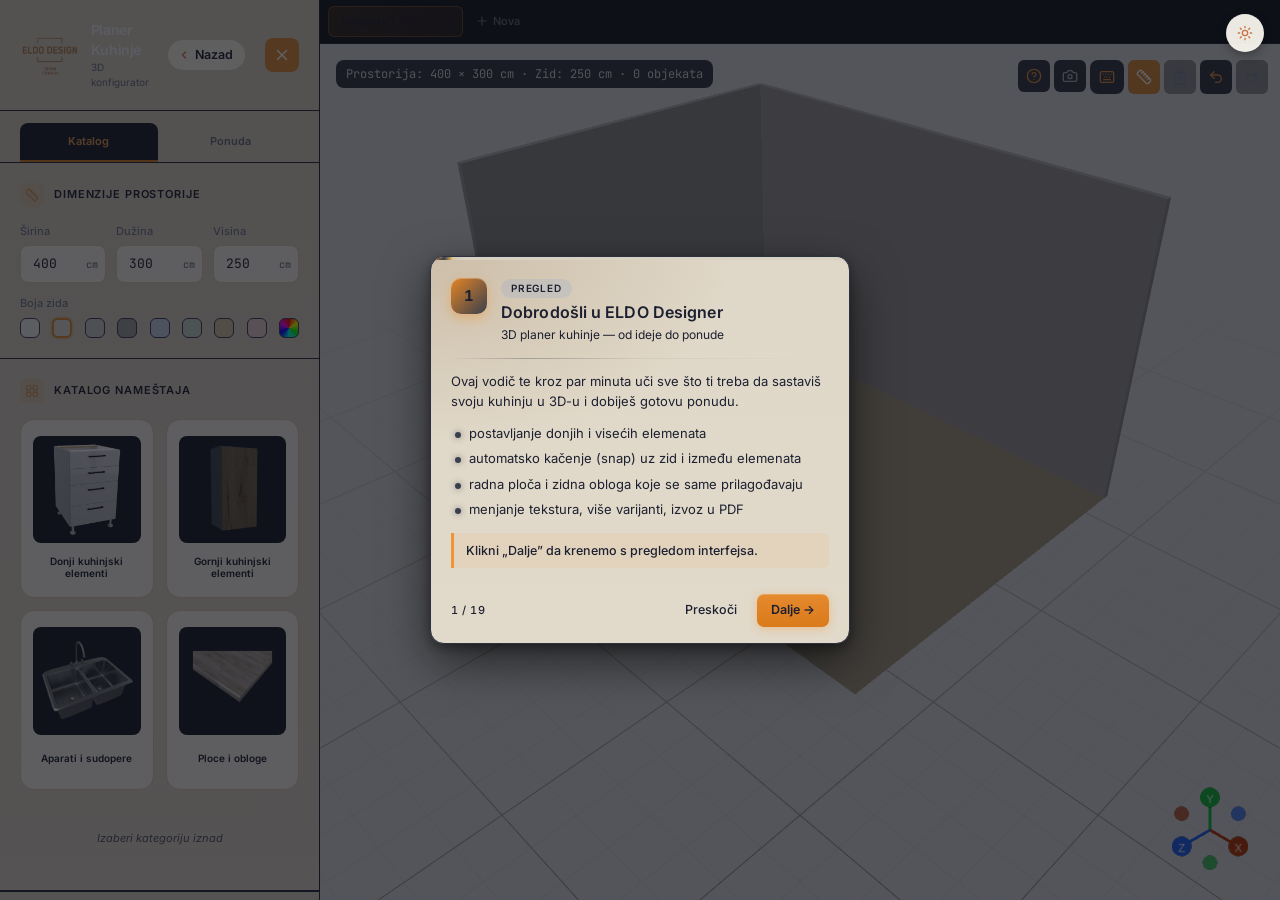
<file: planer/index.html>
<!doctype html>
<html lang="en">
  <head>
    <meta charset="UTF-8" />
    <meta name="viewport" content="width=device-width, initial-scale=1.0" />
    <base href="./" />
    <script>
      if ('scrollRestoration' in history) history.scrollRestoration = 'manual';
    </script>
    <title>ELDO DESIGN - Planer Kuhinje</title>
    <meta name="description" content="Eldo Design - Custom Furniture Kitchen Designer" />
    <meta name="author" content="Eldo Design" />
    <link rel="icon" type="image/svg+xml" href="./favicon.svg" />

    <meta property="og:title" content="Eldo Design" />
    <meta property="og:description" content="Eldo Design - Custom Furniture Kitchen Designer" />
    <meta property="og:type" content="website" />
    <script type="module" crossorigin src="./assets/index-C7VtRLv2.js"></script>
    <link rel="modulepreload" crossorigin href="./assets/three-BpzgZI84.js">
    <link rel="modulepreload" crossorigin href="./assets/react-three-CRh3OS0v.js">
    <link rel="stylesheet" crossorigin href="./assets/index-t-7zBtKl.css">
    <link rel="stylesheet" href="./eldo-polish.css?v=5">
    <script src="./theme.js?v=5"></script>
    <script src="./eldo-inject.js?v=5" defer></script>
  </head>

  <body>
    <div id="root"></div>
  </body>
</html>
</file>
<file: planer/assets/index-t-7zBtKl.css>
@import"https://fonts.googleapis.com/css2?family=Inter:wght@300;400;500;600;700&family=JetBrains+Mono:wght@400;500&display=swap";@keyframes eldo-tour-pulse{0%,to{box-shadow:0 0 0 2px #fa9938,0 0 0 6px #fa993873,0 0 24px 8px #fa993859}50%{box-shadow:0 0 0 2px #fba651,0 0 0 12px #fa99382e,0 0 36px 14px #fa99388c}}@keyframes eldo-tour-fade-in{0%{opacity:0;transform:translateY(8px) scale(.98)}to{opacity:1;transform:translateY(0) scale(1)}}@keyframes eldo-tour-cursor-pulse{0%{transform:scale(1);opacity:.85}50%{transform:scale(1.6);opacity:.25}to{transform:scale(2.2);opacity:0}}@keyframes eldo-tour-cursor-bob{0%,to{transform:translate(0)}50%{transform:translateY(-6px)}}@keyframes eldo-tour-badge-glow{0%,to{box-shadow:0 0 #fa99388c}50%{box-shadow:0 0 0 6px #fa993800}}.eldo-tour-overlay{position:fixed;inset:0;z-index:9000;pointer-events:none}.eldo-tour-overlay-bg{position:absolute;inset:0;pointer-events:none;transition:opacity .24s ease}.eldo-tour-highlight{position:fixed;z-index:9001;border-radius:10px;pointer-events:none;animation:eldo-tour-pulse 1.6s ease-in-out infinite;transition:top .28s cubic-bezier(.22,1,.36,1),left .28s cubic-bezier(.22,1,.36,1),width .28s cubic-bezier(.22,1,.36,1),height .28s cubic-bezier(.22,1,.36,1)}.eldo-tour-tooltip{position:fixed;z-index:9002;width:420px;max-width:calc(100vw - 32px);background:radial-gradient(120% 80% at 0% 0%,#7a4d1f2e,#13162000 60%),linear-gradient(180deg,#151923,#11141d);color:#e8eaee;border:1px solid hsl(225,20%,22%);border-radius:14px;padding:0;overflow:hidden;box-shadow:0 18px 48px #0000008c,0 4px 12px #00000059,inset 0 1px #fbb36a0f,0 0 0 1px #fa993814;animation:eldo-tour-fade-in .28s cubic-bezier(.22,1,.36,1) both;transition:top .28s cubic-bezier(.22,1,.36,1),left .28s cubic-bezier(.22,1,.36,1);font-family:inherit}.eldo-tour-progressbar{height:3px;background:#212531;position:relative;overflow:hidden}.eldo-tour-progressbar-fill{position:absolute;inset:0 auto 0 0;background:linear-gradient(90deg,#dc7a18,#fba651 60%,#fbcb6a);box-shadow:0 0 12px #fa99388c;transition:width .36s cubic-bezier(.22,1,.36,1)}.eldo-tour-tooltip-inner{padding:18px 20px 16px}.eldo-tour-tooltip-header{display:flex;align-items:flex-start;gap:14px}.eldo-tour-step-badge{flex:0 0 auto;display:inline-flex;align-items:center;justify-content:center;width:36px;height:36px;border-radius:10px;background:linear-gradient(135deg,#e48525,#f5933d);color:#fff;font-weight:700;font-size:15px;font-variant-numeric:tabular-nums;letter-spacing:.5px;box-shadow:inset 0 1px #ffffff40,0 4px 12px #f9800659;animation:eldo-tour-badge-glow 2.4s ease-in-out infinite}.eldo-tour-header-text{flex:1 1 auto;min-width:0;display:flex;flex-direction:column;gap:4px;padding-top:1px}.eldo-tour-category{display:inline-flex;align-items:center;align-self:flex-start;padding:2px 10px;border-radius:999px;font-size:10px;font-weight:600;letter-spacing:.8px;text-transform:uppercase;border:1px solid transparent}.eldo-tour-category-overview{background:#5281e01f;color:#93b0ec;border-color:#5281e04d}.eldo-tour-category-tutorial{background:#e88c3024;color:#f4b371;border-color:#e88c3052}.eldo-tour-tooltip-title{font-size:16px;font-weight:600;color:#f3f4f6;margin:0;letter-spacing:.1px;line-height:1.3}.eldo-tour-tooltip-subtitle{font-size:12px;color:#8a94a8;margin:0;line-height:1.4;font-weight:400}.eldo-tour-tooltip-divider{height:1px;margin:14px 0 12px;background:linear-gradient(90deg,#fa993800,#fa993859 20%,#3d455c80 50%,#3d455c00)}.eldo-tour-tooltip-body{font-size:13px;line-height:1.55;color:#d0d4dc;margin:0 0 14px}.eldo-tour-tooltip-body p{margin:0 0 10px}.eldo-tour-tooltip-body p:last-child{margin-bottom:0}.eldo-tour-tooltip-body strong{color:#f3f4f6;font-weight:600}.eldo-tour-lead{margin:0 0 10px;color:#d6dae1}.eldo-tour-cta{margin:10px 0 0!important;padding:8px 12px;background:#e88c3014;border-left:3px solid hsl(30,85%,58%);border-radius:0 6px 6px 0;color:#f7c797;font-size:12.5px;font-weight:500}.eldo-tour-list{margin:8px 0 0;padding:0;list-style:none}.eldo-tour-list li{position:relative;padding:3px 0 3px 18px;line-height:1.5}.eldo-tour-list li:before{content:"";position:absolute;left:4px;top:11px;width:6px;height:6px;border-radius:50%;background:#f09942;box-shadow:0 0 6px #f0994299}.eldo-tour-tooltip-body ul:not(.eldo-tour-list){margin:8px 0 0;padding-left:18px;line-height:1.6}.eldo-tour-inline-accent{color:#7ea5f1;font-weight:600}.eldo-tour-inline-amber{color:#f5bb47;font-weight:600}.eldo-tour-callout{margin:12px 0 0;padding:10px 12px;border-radius:8px;display:grid;grid-template-columns:auto 1fr;gap:6px 10px;font-size:12.5px;line-height:1.5;border:1px solid}.eldo-tour-callout-label{display:inline-flex;align-items:center;font-size:10px;font-weight:700;letter-spacing:.6px;text-transform:uppercase;padding:1px 8px;border-radius:999px;white-space:nowrap}.eldo-tour-callout-body{color:#d0d4dc;align-self:center}.eldo-tour-callout-tip{background:#3399cc12;border-color:#3399cc47}.eldo-tour-callout-tip .eldo-tour-callout-label{background:#3399cc2e;color:#93ceec}.eldo-tour-callout-warn{background:#f4af2514;border-color:#f4af2552}.eldo-tour-callout-warn .eldo-tour-callout-label{background:#f4af2533;color:#f9cd76}.eldo-tour-callout-pro{background:#ad5cd614;border-color:#ad5cd64d}.eldo-tour-callout-pro .eldo-tour-callout-label{background:#ad5cd633;color:#d8a8f0}.eldo-tour-tooltip-body kbd{display:inline-flex;align-items:center;justify-content:center;min-width:1.6em;padding:0 7px;height:21px;border-radius:5px;background:linear-gradient(180deg,#2c3244,#202432);border:1px solid hsl(225,20%,28%);border-bottom-width:2px;color:#f3ad68;font-family:ui-monospace,JetBrains Mono,monospace;font-size:11px;font-weight:600;margin:0 2px;box-shadow:inset 0 1px #ffffff0f,0 1px #0006}.eldo-tour-tooltip-footer{display:flex;align-items:center;justify-content:space-between;gap:10px;margin-top:4px;padding-top:12px;border-top:1px solid hsla(225,20%,22%,.7)}.eldo-tour-progress{font-size:11px;color:#7b879d;font-variant-numeric:tabular-nums;letter-spacing:.5px;font-weight:500}.eldo-tour-actions{display:flex;gap:6px}.eldo-tour-btn{font:inherit;font-size:12.5px;font-weight:500;padding:7px 14px;border-radius:7px;border:1px solid transparent;cursor:pointer;transition:background .14s ease,color .14s ease,border-color .14s ease,transform .1s ease,box-shadow .14s ease}.eldo-tour-btn:active{transform:translateY(1px)}.eldo-tour-btn-ghost{background:transparent;color:#848fa4}.eldo-tour-btn-ghost:hover{color:#dcdfe5;background:#292e3d80}.eldo-tour-btn-secondary{background:#212531;color:#d3d7de;border-color:#313749}.eldo-tour-btn-secondary:hover{background:#292e3d;border-color:#3d455c}.eldo-tour-btn-primary{background:linear-gradient(180deg,#e58a2e,#da7a1b);color:#fff;font-weight:600;box-shadow:inset 0 1px #fff3,0 2px 8px #f980064d}.eldo-tour-btn-primary:hover{background:linear-gradient(180deg,#ef9439,#ed851d);box-shadow:inset 0 1px #ffffff40,0 4px 14px #f9800673}@keyframes eldo-tour-snap-burst{0%{opacity:.95;transform:scale(.85);box-shadow:0 0 #26d962d9,0 0 #3cdd7166}60%{opacity:.7;transform:scale(1.05);box-shadow:0 0 0 14px #26d96240,0 0 0 32px #3cdd7100}to{opacity:0;transform:scale(1.18);box-shadow:0 0 0 48px #26d96200,0 0 0 64px #3cdd7100}}.eldo-tour-snap-burst{position:fixed;z-index:9001;border-radius:14px;border:2px solid hsl(140,70%,55%);pointer-events:none;animation:eldo-tour-snap-burst .9s cubic-bezier(.22,1,.36,1) forwards}@keyframes eldo-tour-success-pop{0%{opacity:0;transform:translate(-50%,-50%) scale(.6)}35%{opacity:1;transform:translate(-50%,-50%) scale(1.12)}60%{transform:translate(-50%,-50%) scale(1)}to{opacity:1;transform:translate(-50%,-50%) scale(1)}}.eldo-tour-success{position:fixed;top:50%;left:50%;z-index:9003;display:flex;align-items:center;gap:10px;padding:14px 22px 14px 18px;background:#131620;border:1px solid hsl(140,50%,40%);border-radius:999px;color:#99e6b3;font-size:14px;font-weight:500;pointer-events:none;box-shadow:0 10px 30px #0006,0 0 0 8px #2eb85c2e,0 0 24px 4px #2eb85c59;animation:eldo-tour-success-pop .38s cubic-bezier(.34,1.56,.64,1) both}.eldo-tour-success-check{display:inline-flex;align-items:center;justify-content:center;width:22px;height:22px;border-radius:50%;background:#2eb85c;color:#fff;font-weight:700;font-size:14px;line-height:1}.eldo-tour-cursor{position:fixed;z-index:9001;width:22px;height:22px;pointer-events:none;animation:eldo-tour-cursor-bob 1.8s ease-in-out infinite;filter:drop-shadow(0 2px 4px hsla(0,0%,0%,.45))}.eldo-tour-cursor:before{content:"";position:absolute;inset:0;border-radius:50%;background:#fa99388c;animation:eldo-tour-cursor-pulse 1.4s ease-out infinite}@keyframes eldo-tour-finale-fade-in{0%{opacity:0}to{opacity:1}}@keyframes eldo-tour-confetti-fall{0%{opacity:0;transform:translate3d(0,-20vh,0) rotate(0)}10%{opacity:1}90%{opacity:1}to{opacity:0;transform:translate3d(var(--drift),110vh,0) rotate(var(--rotate))}}@keyframes eldo-tour-finale-card-pop{0%{opacity:0;transform:translate(-50%,-50%) scale(.55) rotate(-3deg)}55%{opacity:1;transform:translate(-50%,-50%) scale(1.06) rotate(1deg)}75%{transform:translate(-50%,-50%) scale(.98) rotate(-.5deg)}to{opacity:1;transform:translate(-50%,-50%) scale(1) rotate(0)}}@keyframes eldo-tour-finale-check-circle{0%{stroke-dashoffset:160;opacity:0}35%{opacity:1}to{stroke-dashoffset:0;opacity:1}}@keyframes eldo-tour-finale-check-path{0%{stroke-dashoffset:48}to{stroke-dashoffset:0}}@keyframes eldo-tour-finale-checkmark-spring{0%{transform:scale(0);opacity:0}40%{opacity:1}60%{transform:scale(1.15)}to{transform:scale(1);opacity:1}}.eldo-tour-finale{position:fixed;inset:0;z-index:10000;pointer-events:auto;cursor:pointer;animation:eldo-tour-finale-fade-in .28s ease both;overflow:hidden}.eldo-tour-finale-backdrop{position:absolute;inset:0;background:radial-gradient(circle at 50% 35%,#664019a6,#0b0d14d9 70%);backdrop-filter:blur(8px);-webkit-backdrop-filter:blur(8px)}.eldo-tour-finale-confetti{position:absolute;inset:0;pointer-events:none;overflow:hidden}.eldo-tour-confetti-piece{position:absolute;top:0;--drift: 0px;--rotate: 360deg;animation:eldo-tour-confetti-fall linear forwards;will-change:transform,opacity}.eldo-tour-confetti-rect{border-radius:1px}.eldo-tour-confetti-circle{border-radius:50%}.eldo-tour-finale-card{position:absolute;top:50%;left:50%;transform:translate(-50%,-50%);display:flex;flex-direction:column;align-items:center;gap:12px;padding:36px 44px 32px;border-radius:20px;background:radial-gradient(120% 80% at 0% 0%,#e680192e,#13162000 60%),linear-gradient(180deg,#171b26,#0f121a);border:1px solid hsl(225,22%,24%);box-shadow:0 24px 64px #000000a6,0 0 0 1px #fa993826,inset 0 1px #fbb36a14;min-width:320px;max-width:480px;text-align:center;animation:eldo-tour-finale-card-pop .72s cubic-bezier(.34,1.56,.64,1) both}.eldo-tour-finale-checkmark{color:#42d773;animation:eldo-tour-finale-checkmark-spring .6s cubic-bezier(.34,1.56,.64,1) .18s both;filter:drop-shadow(0 4px 12px hsla(140,65%,50%,.35))}.eldo-tour-finale-check-circle{stroke-dasharray:160;stroke-dashoffset:160;animation:eldo-tour-finale-check-circle .7s ease-out .32s forwards}.eldo-tour-finale-check-path{stroke-dasharray:48;stroke-dashoffset:48;animation:eldo-tour-finale-check-path .36s ease-out .72s forwards}.eldo-tour-finale-title{margin:6px 0 0;font-size:28px;font-weight:700;letter-spacing:.4px;background:linear-gradient(135deg,#fbb36a,#fcd383,#f5993d);-webkit-background-clip:text;background-clip:text;color:transparent}.eldo-tour-finale-subtitle{margin:0;font-size:14px;line-height:1.5;color:#c4c9d4;max-width:340px}.eldo-tour-finale-hint{margin:8px 0 0;font-size:11px;color:#6c7993;letter-spacing:.3px}.eldo-tour-help-btn{position:relative}@media (max-width: 640px){.eldo-tour-tooltip{width:calc(100vw - 16px);max-width:calc(100vw - 16px);border-radius:14px}.eldo-tour-tooltip-inner{padding:14px 14px 10px}.eldo-tour-tooltip-header{gap:10px}.eldo-tour-step-badge{width:30px;height:30px;font-size:13px;border-radius:8px}.eldo-tour-tooltip-title{font-size:14px;line-height:1.25}.eldo-tour-tooltip-subtitle{font-size:11px}.eldo-tour-category{font-size:9px;padding:1px 7px;letter-spacing:.5px}.eldo-tour-tooltip-divider{margin:10px 0 8px}.eldo-tour-tooltip-body{font-size:12.5px;line-height:1.5;margin:0 0 10px}.eldo-tour-list li{padding:2px 0 2px 16px}.eldo-tour-list li:before{top:10px;width:5px;height:5px}.eldo-tour-callout{padding:8px 10px;grid-template-columns:1fr;gap:4px;font-size:11.5px}.eldo-tour-callout-label{align-self:flex-start;font-size:9px}.eldo-tour-cta{padding:7px 10px;font-size:11.5px}.eldo-tour-tooltip-footer{padding-top:10px;flex-wrap:wrap;gap:8px}.eldo-tour-btn{padding:9px 14px;font-size:13px;min-height:38px;min-width:60px}.eldo-tour-progress{flex:1 1 auto}.eldo-tour-actions{flex:0 0 auto;gap:6px}.eldo-tour-highlight{border-radius:8px}.eldo-tour-success{padding:12px 18px 12px 14px;font-size:13px;max-width:calc(100vw - 32px)}.eldo-tour-finale-card{padding:28px 24px 24px;min-width:auto;width:calc(100vw - 32px);max-width:calc(100vw - 32px);border-radius:16px}.eldo-tour-finale-title{font-size:24px}.eldo-tour-finale-subtitle{font-size:13px;max-width:100%}}@media (max-width: 380px){.eldo-tour-tooltip-inner{padding:12px 12px 8px}.eldo-tour-tooltip-title{font-size:13px}.eldo-tour-tooltip-body{font-size:12px}.eldo-tour-btn{padding:8px 11px;font-size:12px;min-width:52px}}.eldo-tour-help-btn[data-tour-attention=true]:after{content:"";position:absolute;inset:-3px;border-radius:8px;border:2px solid hsl(30,95%,60%);animation:eldo-tour-pulse 1.6s ease-in-out infinite;pointer-events:none}*,:before,:after{--tw-border-spacing-x: 0;--tw-border-spacing-y: 0;--tw-translate-x: 0;--tw-translate-y: 0;--tw-rotate: 0;--tw-skew-x: 0;--tw-skew-y: 0;--tw-scale-x: 1;--tw-scale-y: 1;--tw-pan-x: ;--tw-pan-y: ;--tw-pinch-zoom: ;--tw-scroll-snap-strictness: proximity;--tw-gradient-from-position: ;--tw-gradient-via-position: ;--tw-gradient-to-position: ;--tw-ordinal: ;--tw-slashed-zero: ;--tw-numeric-figure: ;--tw-numeric-spacing: ;--tw-numeric-fraction: ;--tw-ring-inset: ;--tw-ring-offset-width: 0px;--tw-ring-offset-color: #fff;--tw-ring-color: rgb(59 130 246 / .5);--tw-ring-offset-shadow: 0 0 #0000;--tw-ring-shadow: 0 0 #0000;--tw-shadow: 0 0 #0000;--tw-shadow-colored: 0 0 #0000;--tw-blur: ;--tw-brightness: ;--tw-contrast: ;--tw-grayscale: ;--tw-hue-rotate: ;--tw-invert: ;--tw-saturate: ;--tw-sepia: ;--tw-drop-shadow: ;--tw-backdrop-blur: ;--tw-backdrop-brightness: ;--tw-backdrop-contrast: ;--tw-backdrop-grayscale: ;--tw-backdrop-hue-rotate: ;--tw-backdrop-invert: ;--tw-backdrop-opacity: ;--tw-backdrop-saturate: ;--tw-backdrop-sepia: ;--tw-contain-size: ;--tw-contain-layout: ;--tw-contain-paint: ;--tw-contain-style: }::backdrop{--tw-border-spacing-x: 0;--tw-border-spacing-y: 0;--tw-translate-x: 0;--tw-translate-y: 0;--tw-rotate: 0;--tw-skew-x: 0;--tw-skew-y: 0;--tw-scale-x: 1;--tw-scale-y: 1;--tw-pan-x: ;--tw-pan-y: ;--tw-pinch-zoom: ;--tw-scroll-snap-strictness: proximity;--tw-gradient-from-position: ;--tw-gradient-via-position: ;--tw-gradient-to-position: ;--tw-ordinal: ;--tw-slashed-zero: ;--tw-numeric-figure: ;--tw-numeric-spacing: ;--tw-numeric-fraction: ;--tw-ring-inset: ;--tw-ring-offset-width: 0px;--tw-ring-offset-color: #fff;--tw-ring-color: rgb(59 130 246 / .5);--tw-ring-offset-shadow: 0 0 #0000;--tw-ring-shadow: 0 0 #0000;--tw-shadow: 0 0 #0000;--tw-shadow-colored: 0 0 #0000;--tw-blur: ;--tw-brightness: ;--tw-contrast: ;--tw-grayscale: ;--tw-hue-rotate: ;--tw-invert: ;--tw-saturate: ;--tw-sepia: ;--tw-drop-shadow: ;--tw-backdrop-blur: ;--tw-backdrop-brightness: ;--tw-backdrop-contrast: ;--tw-backdrop-grayscale: ;--tw-backdrop-hue-rotate: ;--tw-backdrop-invert: ;--tw-backdrop-opacity: ;--tw-backdrop-saturate: ;--tw-backdrop-sepia: ;--tw-contain-size: ;--tw-contain-layout: ;--tw-contain-paint: ;--tw-contain-style: }*,:before,:after{box-sizing:border-box;border-width:0;border-style:solid;border-color:#e5e7eb}:before,:after{--tw-content: ""}html,:host{line-height:1.5;-webkit-text-size-adjust:100%;-moz-tab-size:4;-o-tab-size:4;tab-size:4;font-family:ui-sans-serif,system-ui,sans-serif,"Apple Color Emoji","Segoe UI Emoji",Segoe UI Symbol,"Noto Color Emoji";font-feature-settings:normal;font-variation-settings:normal;-webkit-tap-highlight-color:transparent}body{margin:0;line-height:inherit}hr{height:0;color:inherit;border-top-width:1px}abbr:where([title]){-webkit-text-decoration:underline dotted;text-decoration:underline dotted}h1,h2,h3,h4,h5,h6{font-size:inherit;font-weight:inherit}a{color:inherit;text-decoration:inherit}b,strong{font-weight:bolder}code,kbd,samp,pre{font-family:ui-monospace,SFMono-Regular,Menlo,Monaco,Consolas,Liberation Mono,Courier New,monospace;font-feature-settings:normal;font-variation-settings:normal;font-size:1em}small{font-size:80%}sub,sup{font-size:75%;line-height:0;position:relative;vertical-align:baseline}sub{bottom:-.25em}sup{top:-.5em}table{text-indent:0;border-color:inherit;border-collapse:collapse}button,input,optgroup,select,textarea{font-family:inherit;font-feature-settings:inherit;font-variation-settings:inherit;font-size:100%;font-weight:inherit;line-height:inherit;letter-spacing:inherit;color:inherit;margin:0;padding:0}button,select{text-transform:none}button,input:where([type=button]),input:where([type=reset]),input:where([type=submit]){-webkit-appearance:button;background-color:transparent;background-image:none}:-moz-focusring{outline:auto}:-moz-ui-invalid{box-shadow:none}progress{vertical-align:baseline}::-webkit-inner-spin-button,::-webkit-outer-spin-button{height:auto}[type=search]{-webkit-appearance:textfield;outline-offset:-2px}::-webkit-search-decoration{-webkit-appearance:none}::-webkit-file-upload-button{-webkit-appearance:button;font:inherit}summary{display:list-item}blockquote,dl,dd,h1,h2,h3,h4,h5,h6,hr,figure,p,pre{margin:0}fieldset{margin:0;padding:0}legend{padding:0}ol,ul,menu{list-style:none;margin:0;padding:0}dialog{padding:0}textarea{resize:vertical}input::-moz-placeholder,textarea::-moz-placeholder{opacity:1;color:#9ca3af}input::placeholder,textarea::placeholder{opacity:1;color:#9ca3af}button,[role=button]{cursor:pointer}:disabled{cursor:default}img,svg,video,canvas,audio,iframe,embed,object{display:block;vertical-align:middle}img,video{max-width:100%;height:auto}[hidden]:where(:not([hidden=until-found])){display:none}:root{--background: 220 20% 97%;--foreground: 220 25% 10%;--card: 220 20% 95%;--card-foreground: 220 25% 10%;--popover: 220 20% 95%;--popover-foreground: 220 25% 10%;--primary: 210 100% 52%;--primary-foreground: 0 0% 100%;--secondary: 220 15% 90%;--secondary-foreground: 220 25% 15%;--muted: 220 15% 92%;--muted-foreground: 220 10% 50%;--accent: 160 84% 39%;--accent-foreground: 0 0% 100%;--destructive: 0 72% 51%;--destructive-foreground: 0 0% 100%;--border: 220 15% 87%;--input: 220 15% 87%;--ring: 210 100% 52%;--radius: .5rem;--sidebar-bg: 225 25% 12%;--sidebar-fg: 30 15% 85%;--sidebar-heading: 30 60% 60%;--sidebar-border: 225 20% 20%;--sidebar-input-bg: 225 22% 17%;--sidebar-input-border: 225 18% 25%;--sidebar-hover: 225 22% 18%;--sidebar-active: 30 72% 50%;--sidebar-accent: 30 72% 50%;--canvas-bg: 220 15% 92%;--floor-color: 30 25% 75%;--grid-color: 220 10% 60%;--wall-color: 220 15% 85%}.dark{--background: 225 25% 8%;--foreground: 220 15% 90%;--card: 225 22% 12%;--card-foreground: 220 15% 90%;--popover: 225 22% 12%;--popover-foreground: 220 15% 90%;--primary: 210 100% 52%;--primary-foreground: 0 0% 100%;--secondary: 225 20% 18%;--secondary-foreground: 220 15% 85%;--muted: 225 18% 16%;--muted-foreground: 220 10% 55%;--accent: 160 84% 39%;--accent-foreground: 0 0% 100%;--destructive: 0 72% 51%;--destructive-foreground: 0 0% 100%;--border: 225 18% 22%;--input: 225 18% 22%;--ring: 210 100% 52%}*{border-color:hsl(var(--border))}body{background-color:hsl(var(--background));font-family:ui-sans-serif,system-ui,sans-serif,"Apple Color Emoji","Segoe UI Emoji",Segoe UI Symbol,"Noto Color Emoji";color:hsl(var(--foreground));font-family:Inter,sans-serif}.\!container{width:100%!important;margin-right:auto!important;margin-left:auto!important;padding-right:2rem!important;padding-left:2rem!important}.container{width:100%;margin-right:auto;margin-left:auto;padding-right:2rem;padding-left:2rem}@media (min-width: 1400px){.\!container{max-width:1400px!important}.container{max-width:1400px}}.sr-only{position:absolute;width:1px;height:1px;padding:0;margin:-1px;overflow:hidden;clip:rect(0,0,0,0);white-space:nowrap;border-width:0}.pointer-events-none{pointer-events:none}.pointer-events-auto{pointer-events:auto}.visible{visibility:visible}.invisible{visibility:hidden}.collapse{visibility:collapse}.static{position:static}.fixed{position:fixed}.absolute{position:absolute}.relative{position:relative}.inset-0{inset:0}.inset-x-0{left:0;right:0}.inset-y-0{top:0;bottom:0}.-bottom-12{bottom:-3rem}.-left-12{left:-3rem}.-right-12{right:-3rem}.-top-12{top:-3rem}.bottom-0{bottom:0}.bottom-16{bottom:4rem}.bottom-24{bottom:6rem}.bottom-28{bottom:7rem}.bottom-3{bottom:.75rem}.bottom-4{bottom:1rem}.bottom-6{bottom:1.5rem}.left-0{left:0}.left-1{left:.25rem}.left-1\/2{left:50%}.left-16{left:4rem}.left-2{left:.5rem}.left-3{left:.75rem}.left-4{left:1rem}.left-\[50\%\]{left:50%}.right-0{right:0}.right-1{right:.25rem}.right-2{right:.5rem}.right-3{right:.75rem}.right-4{right:1rem}.top-0{top:0}.top-1{top:.25rem}.top-1\.5{top:.375rem}.top-1\/2{top:50%}.top-10{top:2.5rem}.top-2{top:.5rem}.top-3{top:.75rem}.top-3\.5{top:.875rem}.top-4{top:1rem}.top-\[1px\]{top:1px}.top-\[50\%\]{top:50%}.top-\[60\%\]{top:60%}.top-full{top:100%}.z-10{z-index:10}.z-20{z-index:20}.z-30{z-index:30}.z-40{z-index:40}.z-50{z-index:50}.z-\[100\]{z-index:100}.z-\[1\]{z-index:1}.z-\[9999\]{z-index:9999}.col-span-2{grid-column:span 2 / span 2}.-mx-1{margin-left:-.25rem;margin-right:-.25rem}.mx-0\.5{margin-left:.125rem;margin-right:.125rem}.mx-2{margin-left:.5rem;margin-right:.5rem}.mx-3\.5{margin-left:.875rem;margin-right:.875rem}.mx-5{margin-left:1.25rem;margin-right:1.25rem}.mx-auto{margin-left:auto;margin-right:auto}.my-0\.5{margin-top:.125rem;margin-bottom:.125rem}.my-1{margin-top:.25rem;margin-bottom:.25rem}.-ml-4{margin-left:-1rem}.-mt-4{margin-top:-1rem}.mb-0\.5{margin-bottom:.125rem}.mb-1{margin-bottom:.25rem}.mb-1\.5{margin-bottom:.375rem}.mb-2{margin-bottom:.5rem}.mb-2\.5{margin-bottom:.625rem}.mb-3{margin-bottom:.75rem}.mb-4{margin-bottom:1rem}.mb-5{margin-bottom:1.25rem}.ml-0\.5{margin-left:.125rem}.ml-1{margin-left:.25rem}.ml-2{margin-left:.5rem}.ml-3{margin-left:.75rem}.ml-auto{margin-left:auto}.mr-2{margin-right:.5rem}.mr-5{margin-right:1.25rem}.mt-0\.5{margin-top:.125rem}.mt-1{margin-top:.25rem}.mt-1\.5{margin-top:.375rem}.mt-2{margin-top:.5rem}.mt-24{margin-top:6rem}.mt-3{margin-top:.75rem}.mt-4{margin-top:1rem}.mt-auto{margin-top:auto}.line-clamp-2{overflow:hidden;display:-webkit-box;-webkit-box-orient:vertical;-webkit-line-clamp:2}.line-clamp-3{overflow:hidden;display:-webkit-box;-webkit-box-orient:vertical;-webkit-line-clamp:3}.block{display:block}.inline{display:inline}.flex{display:flex}.inline-flex{display:inline-flex}.table{display:table}.grid{display:grid}.hidden{display:none}.aspect-square{aspect-ratio:1 / 1}.aspect-video{aspect-ratio:16 / 9}.size-4{width:1rem;height:1rem}.h-1\.5{height:.375rem}.h-10{height:2.5rem}.h-11{height:2.75rem}.h-12{height:3rem}.h-16{height:4rem}.h-2{height:.5rem}.h-2\.5{height:.625rem}.h-24{height:6rem}.h-28{height:7rem}.h-3{height:.75rem}.h-3\.5{height:.875rem}.h-4{height:1rem}.h-5{height:1.25rem}.h-6{height:1.5rem}.h-7{height:1.75rem}.h-8{height:2rem}.h-9{height:2.25rem}.h-\[1px\]{height:1px}.h-\[var\(--radix-navigation-menu-viewport-height\)\]{height:var(--radix-navigation-menu-viewport-height)}.h-\[var\(--radix-select-trigger-height\)\]{height:var(--radix-select-trigger-height)}.h-auto{height:auto}.h-dvh{height:100dvh}.h-full{height:100%}.h-px{height:1px}.h-svh{height:100svh}.max-h-96{max-height:24rem}.max-h-\[300px\]{max-height:300px}.max-h-\[90\%\]{max-height:90%}.max-h-full{max-height:100%}.max-h-screen{max-height:100vh}.min-h-0{min-height:0px}.min-h-\[28px\]{min-height:28px}.min-h-\[39px\]{min-height:39px}.min-h-\[80px\]{min-height:80px}.min-h-screen{min-height:100vh}.min-h-svh{min-height:100svh}.w-0{width:0px}.w-1{width:.25rem}.w-10{width:2.5rem}.w-11{width:2.75rem}.w-14{width:3.5rem}.w-16{width:4rem}.w-2{width:.5rem}.w-2\.5{width:.625rem}.w-24{width:6rem}.w-3{width:.75rem}.w-3\.5{width:.875rem}.w-3\/4{width:75%}.w-4{width:1rem}.w-5{width:1.25rem}.w-52{width:13rem}.w-6{width:1.5rem}.w-64{width:16rem}.w-7{width:1.75rem}.w-72{width:18rem}.w-8{width:2rem}.w-80{width:20rem}.w-9{width:2.25rem}.w-\[--sidebar-width\]{width:var(--sidebar-width)}.w-\[100px\]{width:100px}.w-\[1px\]{width:1px}.w-\[85vw\]{width:85vw}.w-auto{width:auto}.w-full{width:100%}.w-max{width:-moz-max-content;width:max-content}.w-px{width:1px}.w-screen{width:100vw}.min-w-0{min-width:0px}.min-w-5,.min-w-\[1\.25rem\]{min-width:1.25rem}.min-w-\[12rem\]{min-width:12rem}.min-w-\[8rem\]{min-width:8rem}.min-w-\[var\(--radix-select-trigger-width\)\]{min-width:var(--radix-select-trigger-width)}.max-w-80{max-width:20rem}.max-w-\[--skeleton-width\]{max-width:var(--skeleton-width)}.max-w-\[120px\]{max-width:120px}.max-w-\[180px\]{max-width:180px}.max-w-\[60px\]{max-width:60px}.max-w-\[90\%\]{max-width:90%}.max-w-full{max-width:100%}.max-w-lg{max-width:32rem}.max-w-max{max-width:-moz-max-content;max-width:max-content}.flex-1{flex:1 1 0%}.flex-shrink-0{flex-shrink:0}.shrink{flex-shrink:1}.shrink-0{flex-shrink:0}.grow{flex-grow:1}.grow-0{flex-grow:0}.basis-full{flex-basis:100%}.caption-bottom{caption-side:bottom}.border-collapse{border-collapse:collapse}.-translate-x-1\/2{--tw-translate-x: -50%;transform:translate(var(--tw-translate-x),var(--tw-translate-y)) rotate(var(--tw-rotate)) skew(var(--tw-skew-x)) skewY(var(--tw-skew-y)) scaleX(var(--tw-scale-x)) scaleY(var(--tw-scale-y))}.-translate-x-full{--tw-translate-x: -100%;transform:translate(var(--tw-translate-x),var(--tw-translate-y)) rotate(var(--tw-rotate)) skew(var(--tw-skew-x)) skewY(var(--tw-skew-y)) scaleX(var(--tw-scale-x)) scaleY(var(--tw-scale-y))}.-translate-x-px{--tw-translate-x: -1px;transform:translate(var(--tw-translate-x),var(--tw-translate-y)) rotate(var(--tw-rotate)) skew(var(--tw-skew-x)) skewY(var(--tw-skew-y)) scaleX(var(--tw-scale-x)) scaleY(var(--tw-scale-y))}.-translate-y-1\/2{--tw-translate-y: -50%;transform:translate(var(--tw-translate-x),var(--tw-translate-y)) rotate(var(--tw-rotate)) skew(var(--tw-skew-x)) skewY(var(--tw-skew-y)) scaleX(var(--tw-scale-x)) scaleY(var(--tw-scale-y))}.translate-x-\[-50\%\]{--tw-translate-x: -50%;transform:translate(var(--tw-translate-x),var(--tw-translate-y)) rotate(var(--tw-rotate)) skew(var(--tw-skew-x)) skewY(var(--tw-skew-y)) scaleX(var(--tw-scale-x)) scaleY(var(--tw-scale-y))}.translate-x-px{--tw-translate-x: 1px;transform:translate(var(--tw-translate-x),var(--tw-translate-y)) rotate(var(--tw-rotate)) skew(var(--tw-skew-x)) skewY(var(--tw-skew-y)) scaleX(var(--tw-scale-x)) scaleY(var(--tw-scale-y))}.translate-y-\[-50\%\]{--tw-translate-y: -50%;transform:translate(var(--tw-translate-x),var(--tw-translate-y)) rotate(var(--tw-rotate)) skew(var(--tw-skew-x)) skewY(var(--tw-skew-y)) scaleX(var(--tw-scale-x)) scaleY(var(--tw-scale-y))}.rotate-45{--tw-rotate: 45deg;transform:translate(var(--tw-translate-x),var(--tw-translate-y)) rotate(var(--tw-rotate)) skew(var(--tw-skew-x)) skewY(var(--tw-skew-y)) scaleX(var(--tw-scale-x)) scaleY(var(--tw-scale-y))}.rotate-90{--tw-rotate: 90deg;transform:translate(var(--tw-translate-x),var(--tw-translate-y)) rotate(var(--tw-rotate)) skew(var(--tw-skew-x)) skewY(var(--tw-skew-y)) scaleX(var(--tw-scale-x)) scaleY(var(--tw-scale-y))}.transform{transform:translate(var(--tw-translate-x),var(--tw-translate-y)) rotate(var(--tw-rotate)) skew(var(--tw-skew-x)) skewY(var(--tw-skew-y)) scaleX(var(--tw-scale-x)) scaleY(var(--tw-scale-y))}@keyframes pulse{50%{opacity:.5}}.animate-pulse{animation:pulse 2s cubic-bezier(.4,0,.6,1) infinite}.cursor-crosshair{cursor:crosshair}.cursor-default{cursor:default}.cursor-pointer{cursor:pointer}.touch-none{touch-action:none}.select-none{-webkit-user-select:none;-moz-user-select:none;user-select:none}.resize{resize:both}.list-none{list-style-type:none}.appearance-none{-webkit-appearance:none;-moz-appearance:none;appearance:none}.grid-cols-2{grid-template-columns:repeat(2,minmax(0,1fr))}.grid-cols-3{grid-template-columns:repeat(3,minmax(0,1fr))}.grid-cols-4{grid-template-columns:repeat(4,minmax(0,1fr))}.flex-row{flex-direction:row}.flex-col{flex-direction:column}.flex-col-reverse{flex-direction:column-reverse}.flex-wrap{flex-wrap:wrap}.items-start{align-items:flex-start}.items-end{align-items:flex-end}.items-center{align-items:center}.items-stretch{align-items:stretch}.justify-center{justify-content:center}.justify-between{justify-content:space-between}.gap-0\.5{gap:.125rem}.gap-1{gap:.25rem}.gap-1\.5{gap:.375rem}.gap-2{gap:.5rem}.gap-2\.5{gap:.625rem}.gap-3{gap:.75rem}.gap-4{gap:1rem}.space-x-1>:not([hidden])~:not([hidden]){--tw-space-x-reverse: 0;margin-right:calc(.25rem * var(--tw-space-x-reverse));margin-left:calc(.25rem * calc(1 - var(--tw-space-x-reverse)))}.space-x-4>:not([hidden])~:not([hidden]){--tw-space-x-reverse: 0;margin-right:calc(1rem * var(--tw-space-x-reverse));margin-left:calc(1rem * calc(1 - var(--tw-space-x-reverse)))}.space-y-0\.5>:not([hidden])~:not([hidden]){--tw-space-y-reverse: 0;margin-top:calc(.125rem * calc(1 - var(--tw-space-y-reverse)));margin-bottom:calc(.125rem * var(--tw-space-y-reverse))}.space-y-1>:not([hidden])~:not([hidden]){--tw-space-y-reverse: 0;margin-top:calc(.25rem * calc(1 - var(--tw-space-y-reverse)));margin-bottom:calc(.25rem * var(--tw-space-y-reverse))}.space-y-1\.5>:not([hidden])~:not([hidden]){--tw-space-y-reverse: 0;margin-top:calc(.375rem * calc(1 - var(--tw-space-y-reverse)));margin-bottom:calc(.375rem * var(--tw-space-y-reverse))}.space-y-2>:not([hidden])~:not([hidden]){--tw-space-y-reverse: 0;margin-top:calc(.5rem * calc(1 - var(--tw-space-y-reverse)));margin-bottom:calc(.5rem * var(--tw-space-y-reverse))}.space-y-4>:not([hidden])~:not([hidden]){--tw-space-y-reverse: 0;margin-top:calc(1rem * calc(1 - var(--tw-space-y-reverse)));margin-bottom:calc(1rem * var(--tw-space-y-reverse))}.overflow-auto{overflow:auto}.overflow-hidden{overflow:hidden}.overflow-x-auto{overflow-x:auto}.overflow-y-auto{overflow-y:auto}.overflow-x-hidden{overflow-x:hidden}.overflow-y-hidden{overflow-y:hidden}.overscroll-contain{overscroll-behavior:contain}.overscroll-x-contain{overscroll-behavior-x:contain}.truncate{overflow:hidden;text-overflow:ellipsis;white-space:nowrap}.whitespace-nowrap{white-space:nowrap}.break-words{overflow-wrap:break-word}.rounded{border-radius:.25rem}.rounded-2xl{border-radius:1rem}.rounded-\[2px\]{border-radius:2px}.rounded-\[inherit\]{border-radius:inherit}.rounded-full{border-radius:9999px}.rounded-lg{border-radius:var(--radius)}.rounded-md{border-radius:calc(var(--radius) - 2px)}.rounded-sm{border-radius:calc(var(--radius) - 4px)}.rounded-xl{border-radius:.75rem}.rounded-t-\[10px\]{border-top-left-radius:10px;border-top-right-radius:10px}.rounded-t-lg{border-top-left-radius:var(--radius);border-top-right-radius:var(--radius)}.rounded-tl-sm{border-top-left-radius:calc(var(--radius) - 4px)}.border{border-width:1px}.border-2{border-width:2px}.border-\[1\.5px\]{border-width:1.5px}.border-y{border-top-width:1px;border-bottom-width:1px}.border-b{border-bottom-width:1px}.border-l{border-left-width:1px}.border-r{border-right-width:1px}.border-t{border-top-width:1px}.border-dashed{border-style:dashed}.border-\[--color-border\]{border-color:var(--color-border)}.border-border\/50{border-color:hsl(var(--border) / .5)}.border-destructive{border-color:hsl(var(--destructive))}.border-destructive\/50{border-color:hsl(var(--destructive) / .5)}.border-input{border-color:hsl(var(--input))}.border-primary{border-color:hsl(var(--primary))}.border-sidebar-border{border-color:hsl(var(--sidebar-border))}.border-transparent{border-color:transparent}.border-white{--tw-border-opacity: 1;border-color:rgb(255 255 255 / var(--tw-border-opacity, 1))}.border-l-transparent{border-left-color:transparent}.border-t-transparent{border-top-color:transparent}.bg-\[--color-bg\]{background-color:var(--color-bg)}.bg-accent{background-color:hsl(var(--accent))}.bg-background{background-color:hsl(var(--background))}.bg-black\/50{background-color:#00000080}.bg-black\/80{background-color:#000c}.bg-border{background-color:hsl(var(--border))}.bg-card{background-color:hsl(var(--card))}.bg-destructive{background-color:hsl(var(--destructive))}.bg-foreground{background-color:hsl(var(--foreground))}.bg-muted{background-color:hsl(var(--muted))}.bg-muted\/50{background-color:hsl(var(--muted) / .5)}.bg-popover{background-color:hsl(var(--popover))}.bg-primary{background-color:hsl(var(--primary))}.bg-secondary{background-color:hsl(var(--secondary))}.bg-sidebar{background-color:hsl(var(--sidebar-background))}.bg-sidebar-border{background-color:hsl(var(--sidebar-border))}.bg-transparent{background-color:transparent}.fill-current{fill:currentColor}.object-contain{-o-object-fit:contain;object-fit:contain}.p-0{padding:0}.p-0\.5{padding:.125rem}.p-1{padding:.25rem}.p-1\.5{padding:.375rem}.p-2{padding:.5rem}.p-2\.5{padding:.625rem}.p-3{padding:.75rem}.p-4{padding:1rem}.p-6{padding:1.5rem}.p-\[1px\]{padding:1px}.px-1{padding-left:.25rem;padding-right:.25rem}.px-1\.5{padding-left:.375rem;padding-right:.375rem}.px-2{padding-left:.5rem;padding-right:.5rem}.px-2\.5{padding-left:.625rem;padding-right:.625rem}.px-3{padding-left:.75rem;padding-right:.75rem}.px-4{padding-left:1rem;padding-right:1rem}.px-5{padding-left:1.25rem;padding-right:1.25rem}.px-6{padding-left:1.5rem;padding-right:1.5rem}.px-8{padding-left:2rem;padding-right:2rem}.py-0\.5{padding-top:.125rem;padding-bottom:.125rem}.py-1{padding-top:.25rem;padding-bottom:.25rem}.py-1\.5{padding-top:.375rem;padding-bottom:.375rem}.py-2{padding-top:.5rem;padding-bottom:.5rem}.py-2\.5{padding-top:.625rem;padding-bottom:.625rem}.py-3{padding-top:.75rem;padding-bottom:.75rem}.py-4{padding-top:1rem;padding-bottom:1rem}.py-5{padding-top:1.25rem;padding-bottom:1.25rem}.py-6{padding-top:1.5rem;padding-bottom:1.5rem}.py-\[7px\]{padding-top:7px;padding-bottom:7px}.pb-0{padding-bottom:0}.pb-12{padding-bottom:3rem}.pb-2{padding-bottom:.5rem}.pb-2\.5{padding-bottom:.625rem}.pb-3{padding-bottom:.75rem}.pb-4{padding-bottom:1rem}.pl-2\.5{padding-left:.625rem}.pl-4{padding-left:1rem}.pl-8{padding-left:2rem}.pr-1{padding-right:.25rem}.pr-2{padding-right:.5rem}.pr-2\.5{padding-right:.625rem}.pr-8{padding-right:2rem}.pt-0{padding-top:0}.pt-1{padding-top:.25rem}.pt-3{padding-top:.75rem}.pt-4{padding-top:1rem}.pt-5{padding-top:1.25rem}.text-left{text-align:left}.text-center{text-align:center}.text-right{text-align:right}.align-middle{vertical-align:middle}.font-mono{font-family:ui-monospace,SFMono-Regular,Menlo,Monaco,Consolas,Liberation Mono,Courier New,monospace}.text-2xl{font-size:1.5rem;line-height:2rem}.text-3xl{font-size:1.875rem;line-height:2.25rem}.text-4xl{font-size:2.25rem;line-height:2.5rem}.text-\[0\.8rem\]{font-size:.8rem}.text-\[10px\]{font-size:10px}.text-\[11px\]{font-size:11px}.text-\[12px\]{font-size:12px}.text-\[13px\]{font-size:13px}.text-\[15px\]{font-size:15px}.text-\[8px\]{font-size:8px}.text-\[9px\]{font-size:9px}.text-base{font-size:1rem;line-height:1.5rem}.text-lg{font-size:1.125rem;line-height:1.75rem}.text-sm{font-size:.875rem;line-height:1.25rem}.text-xl{font-size:1.25rem;line-height:1.75rem}.text-xs{font-size:.75rem;line-height:1rem}.font-bold{font-weight:700}.font-medium{font-weight:500}.font-normal{font-weight:400}.font-semibold{font-weight:600}.uppercase{text-transform:uppercase}.italic{font-style:italic}.tabular-nums{--tw-numeric-spacing: tabular-nums;font-variant-numeric:var(--tw-ordinal) var(--tw-slashed-zero) var(--tw-numeric-figure) var(--tw-numeric-spacing) var(--tw-numeric-fraction)}.leading-none{line-height:1}.leading-relaxed{line-height:1.625}.leading-tight{line-height:1.25}.tracking-tight{letter-spacing:-.025em}.tracking-wider{letter-spacing:.05em}.tracking-widest{letter-spacing:.1em}.text-accent-foreground{color:hsl(var(--accent-foreground))}.text-card-foreground{color:hsl(var(--card-foreground))}.text-current{color:currentColor}.text-destructive{color:hsl(var(--destructive))}.text-destructive-foreground{color:hsl(var(--destructive-foreground))}.text-foreground{color:hsl(var(--foreground))}.text-foreground\/50{color:hsl(var(--foreground) / .5)}.text-muted-foreground{color:hsl(var(--muted-foreground))}.text-popover-foreground{color:hsl(var(--popover-foreground))}.text-primary{color:hsl(var(--primary))}.text-primary-foreground{color:hsl(var(--primary-foreground))}.text-secondary-foreground{color:hsl(var(--secondary-foreground))}.text-sidebar-foreground{color:hsl(var(--sidebar-foreground))}.text-sidebar-foreground\/70{color:hsl(var(--sidebar-foreground) / .7)}.underline{text-decoration-line:underline}.underline-offset-4{text-underline-offset:4px}.opacity-0{opacity:0}.opacity-50{opacity:.5}.opacity-60{opacity:.6}.opacity-70{opacity:.7}.opacity-90{opacity:.9}.shadow{--tw-shadow: 0 1px 3px 0 rgb(0 0 0 / .1), 0 1px 2px -1px rgb(0 0 0 / .1);--tw-shadow-colored: 0 1px 3px 0 var(--tw-shadow-color), 0 1px 2px -1px var(--tw-shadow-color);box-shadow:var(--tw-ring-offset-shadow, 0 0 #0000),var(--tw-ring-shadow, 0 0 #0000),var(--tw-shadow)}.shadow-2xl{--tw-shadow: 0 25px 50px -12px rgb(0 0 0 / .25);--tw-shadow-colored: 0 25px 50px -12px var(--tw-shadow-color);box-shadow:var(--tw-ring-offset-shadow, 0 0 #0000),var(--tw-ring-shadow, 0 0 #0000),var(--tw-shadow)}.shadow-\[0_0_0_1px_hsl\(var\(--sidebar-border\)\)\]{--tw-shadow: 0 0 0 1px hsl(var(--sidebar-border));--tw-shadow-colored: 0 0 0 1px var(--tw-shadow-color);box-shadow:var(--tw-ring-offset-shadow, 0 0 #0000),var(--tw-ring-shadow, 0 0 #0000),var(--tw-shadow)}.shadow-lg{--tw-shadow: 0 10px 15px -3px rgb(0 0 0 / .1), 0 4px 6px -4px rgb(0 0 0 / .1);--tw-shadow-colored: 0 10px 15px -3px var(--tw-shadow-color), 0 4px 6px -4px var(--tw-shadow-color);box-shadow:var(--tw-ring-offset-shadow, 0 0 #0000),var(--tw-ring-shadow, 0 0 #0000),var(--tw-shadow)}.shadow-md{--tw-shadow: 0 4px 6px -1px rgb(0 0 0 / .1), 0 2px 4px -2px rgb(0 0 0 / .1);--tw-shadow-colored: 0 4px 6px -1px var(--tw-shadow-color), 0 2px 4px -2px var(--tw-shadow-color);box-shadow:var(--tw-ring-offset-shadow, 0 0 #0000),var(--tw-ring-shadow, 0 0 #0000),var(--tw-shadow)}.shadow-none{--tw-shadow: 0 0 #0000;--tw-shadow-colored: 0 0 #0000;box-shadow:var(--tw-ring-offset-shadow, 0 0 #0000),var(--tw-ring-shadow, 0 0 #0000),var(--tw-shadow)}.shadow-sm{--tw-shadow: 0 1px 2px 0 rgb(0 0 0 / .05);--tw-shadow-colored: 0 1px 2px 0 var(--tw-shadow-color);box-shadow:var(--tw-ring-offset-shadow, 0 0 #0000),var(--tw-ring-shadow, 0 0 #0000),var(--tw-shadow)}.shadow-xl{--tw-shadow: 0 20px 25px -5px rgb(0 0 0 / .1), 0 8px 10px -6px rgb(0 0 0 / .1);--tw-shadow-colored: 0 20px 25px -5px var(--tw-shadow-color), 0 8px 10px -6px var(--tw-shadow-color);box-shadow:var(--tw-ring-offset-shadow, 0 0 #0000),var(--tw-ring-shadow, 0 0 #0000),var(--tw-shadow)}.outline-none{outline:2px solid transparent;outline-offset:2px}.outline{outline-style:solid}.ring{--tw-ring-offset-shadow: var(--tw-ring-inset) 0 0 0 var(--tw-ring-offset-width) var(--tw-ring-offset-color);--tw-ring-shadow: var(--tw-ring-inset) 0 0 0 calc(3px + var(--tw-ring-offset-width)) var(--tw-ring-color);box-shadow:var(--tw-ring-offset-shadow),var(--tw-ring-shadow),var(--tw-shadow, 0 0 #0000)}.ring-0{--tw-ring-offset-shadow: var(--tw-ring-inset) 0 0 0 var(--tw-ring-offset-width) var(--tw-ring-offset-color);--tw-ring-shadow: var(--tw-ring-inset) 0 0 0 calc(0px + var(--tw-ring-offset-width)) var(--tw-ring-color);box-shadow:var(--tw-ring-offset-shadow),var(--tw-ring-shadow),var(--tw-shadow, 0 0 #0000)}.ring-2{--tw-ring-offset-shadow: var(--tw-ring-inset) 0 0 0 var(--tw-ring-offset-width) var(--tw-ring-offset-color);--tw-ring-shadow: var(--tw-ring-inset) 0 0 0 calc(2px + var(--tw-ring-offset-width)) var(--tw-ring-color);box-shadow:var(--tw-ring-offset-shadow),var(--tw-ring-shadow),var(--tw-shadow, 0 0 #0000)}.ring-ring{--tw-ring-color: hsl(var(--ring))}.ring-sidebar-ring{--tw-ring-color: hsl(var(--sidebar-ring))}.ring-offset-background{--tw-ring-offset-color: hsl(var(--background))}.blur{--tw-blur: blur(8px);filter:var(--tw-blur) var(--tw-brightness) var(--tw-contrast) var(--tw-grayscale) var(--tw-hue-rotate) var(--tw-invert) var(--tw-saturate) var(--tw-sepia) var(--tw-drop-shadow)}.invert{--tw-invert: invert(100%);filter:var(--tw-blur) var(--tw-brightness) var(--tw-contrast) var(--tw-grayscale) var(--tw-hue-rotate) var(--tw-invert) var(--tw-saturate) var(--tw-sepia) var(--tw-drop-shadow)}.filter{filter:var(--tw-blur) var(--tw-brightness) var(--tw-contrast) var(--tw-grayscale) var(--tw-hue-rotate) var(--tw-invert) var(--tw-saturate) var(--tw-sepia) var(--tw-drop-shadow)}.transition{transition-property:color,background-color,border-color,text-decoration-color,fill,stroke,opacity,box-shadow,transform,filter,-webkit-backdrop-filter;transition-property:color,background-color,border-color,text-decoration-color,fill,stroke,opacity,box-shadow,transform,filter,backdrop-filter;transition-property:color,background-color,border-color,text-decoration-color,fill,stroke,opacity,box-shadow,transform,filter,backdrop-filter,-webkit-backdrop-filter;transition-timing-function:cubic-bezier(.4,0,.2,1);transition-duration:.15s}.transition-\[left\,right\,width\]{transition-property:left,right,width;transition-timing-function:cubic-bezier(.4,0,.2,1);transition-duration:.15s}.transition-\[margin\,opa\]{transition-property:margin,opa;transition-timing-function:cubic-bezier(.4,0,.2,1);transition-duration:.15s}.transition-\[width\,height\,padding\]{transition-property:width,height,padding;transition-timing-function:cubic-bezier(.4,0,.2,1);transition-duration:.15s}.transition-\[width\]{transition-property:width;transition-timing-function:cubic-bezier(.4,0,.2,1);transition-duration:.15s}.transition-all{transition-property:all;transition-timing-function:cubic-bezier(.4,0,.2,1);transition-duration:.15s}.transition-colors{transition-property:color,background-color,border-color,text-decoration-color,fill,stroke;transition-timing-function:cubic-bezier(.4,0,.2,1);transition-duration:.15s}.transition-opacity{transition-property:opacity;transition-timing-function:cubic-bezier(.4,0,.2,1);transition-duration:.15s}.transition-transform{transition-property:transform;transition-timing-function:cubic-bezier(.4,0,.2,1);transition-duration:.15s}.duration-100{transition-duration:.1s}.duration-1000{transition-duration:1s}.duration-150{transition-duration:.15s}.duration-200{transition-duration:.2s}.duration-300{transition-duration:.3s}.ease-in-out{transition-timing-function:cubic-bezier(.4,0,.2,1)}.ease-linear{transition-timing-function:linear}.ease-out{transition-timing-function:cubic-bezier(0,0,.2,1)}@keyframes enter{0%{opacity:var(--tw-enter-opacity, 1);transform:translate3d(var(--tw-enter-translate-x, 0),var(--tw-enter-translate-y, 0),0) scale3d(var(--tw-enter-scale, 1),var(--tw-enter-scale, 1),var(--tw-enter-scale, 1)) rotate(var(--tw-enter-rotate, 0))}}@keyframes exit{to{opacity:var(--tw-exit-opacity, 1);transform:translate3d(var(--tw-exit-translate-x, 0),var(--tw-exit-translate-y, 0),0) scale3d(var(--tw-exit-scale, 1),var(--tw-exit-scale, 1),var(--tw-exit-scale, 1)) rotate(var(--tw-exit-rotate, 0))}}.animate-in{animation-name:enter;animation-duration:.15s;--tw-enter-opacity: initial;--tw-enter-scale: initial;--tw-enter-rotate: initial;--tw-enter-translate-x: initial;--tw-enter-translate-y: initial}.fade-in-0{--tw-enter-opacity: 0}.fade-in-80{--tw-enter-opacity: .8}.zoom-in-95{--tw-enter-scale: .95}.duration-100{animation-duration:.1s}.duration-1000{animation-duration:1s}.duration-150{animation-duration:.15s}.duration-200{animation-duration:.2s}.duration-300{animation-duration:.3s}.ease-in-out{animation-timing-function:cubic-bezier(.4,0,.2,1)}.ease-linear{animation-timing-function:linear}.ease-out{animation-timing-function:cubic-bezier(0,0,.2,1)}.font-mono{font-family:JetBrains Mono,monospace}.sidebar-panel{background:linear-gradient(180deg,#191d29,#131620);color:hsl(var(--sidebar-fg));border-right:1px solid hsl(225,20%,16%)}.sidebar-input{background-color:#1e222f;border:1px solid hsl(225,18%,22%);color:hsl(var(--sidebar-fg));border-radius:.5rem;padding:.5rem .75rem;font-size:.8125rem;transition:all .2s ease}.sidebar-input:hover{border-color:#3b4154}.sidebar-input:focus{outline:none;border-color:#db8024;box-shadow:0 0 0 3px #db80241a;background-color:#222735}.sidebar-heading{color:hsl(var(--sidebar-heading));font-weight:600;font-size:.6875rem;text-transform:uppercase;letter-spacing:.08em}.catalog-card{background:linear-gradient(145deg,#1e222f,#171b26);border:1px solid hsl(225,18%,20%);border-radius:.75rem;padding:.75rem .625rem .625rem;cursor:pointer;transition:all .25s cubic-bezier(.4,0,.2,1);display:flex;flex-direction:column;align-items:center;gap:.375rem;position:relative;overflow:hidden}.catalog-card:before{content:"";position:absolute;inset:0;border-radius:inherit;opacity:0;transition:opacity .3s ease;background:linear-gradient(135deg,#db80241a,#db802405)}.catalog-card:hover:before{opacity:1}.catalog-card:hover{border-color:#db802473;transform:translateY(-3px);box-shadow:0 8px 24px #0a0b1066,0 0 0 1px #db80241a}.catalog-card:active{transform:translateY(-1px);transition-duration:.1s}.catalog-card-add{position:absolute;top:8px;right:8px;width:1.375rem;height:1.375rem;border-radius:50%;background:linear-gradient(135deg,#df8c3a,#c57320);color:#fff;display:flex;align-items:center;justify-content:center;opacity:0;transform:scale(.7);transition:all .25s cubic-bezier(.34,1.56,.64,1);box-shadow:0 2px 8px #db802480}.catalog-card:hover .catalog-card-add{opacity:1;transform:scale(1)}.category-card{display:flex;flex-direction:column;align-items:center;justify-content:center;gap:.625rem;padding:1rem .75rem;border-radius:.875rem;font-size:.75rem;font-weight:600;transition:all .3s cubic-bezier(.4,0,.2,1);cursor:pointer;position:relative;overflow:hidden;background:linear-gradient(145deg,#1e222f,#151923);border:1px solid hsl(225,18%,20%);color:#98a1b3}.category-card:after{content:"";position:absolute;inset:0;border-radius:inherit;opacity:0;transition:opacity .3s ease;pointer-events:none}.category-card:hover{transform:translateY(-2px);box-shadow:0 8px 20px #0a0b1059}.category-card.active{box-shadow:0 0 0 1.5px #db802499,0 4px 20px #db802426;border-color:#db802499}.category-card.\!active{box-shadow:0 0 0 1.5px #db802499,0 4px 20px #db802426!important;border-color:#db802499!important}.subcategory-grid{background:linear-gradient(145deg,#151923,#11141d);border:1px solid hsl(225,18%,18%);border-radius:.875rem;padding:.75rem}.back-button{display:flex;align-items:center;gap:.375rem;font-size:.6875rem;font-weight:600;padding:.375rem .625rem;border-radius:.5rem;transition:all .2s ease;color:#d6995c;background:transparent}.back-button:hover{color:#e6bf99;background:#db802414}.\[appearance\:textfield\]{-webkit-appearance:textfield;-moz-appearance:textfield;appearance:textfield}.file\:border-0::file-selector-button{border-width:0px}.file\:bg-transparent::file-selector-button{background-color:transparent}.file\:text-sm::file-selector-button{font-size:.875rem;line-height:1.25rem}.file\:font-medium::file-selector-button{font-weight:500}.file\:text-foreground::file-selector-button{color:hsl(var(--foreground))}.placeholder\:text-muted-foreground::-moz-placeholder{color:hsl(var(--muted-foreground))}.placeholder\:text-muted-foreground::placeholder{color:hsl(var(--muted-foreground))}.after\:absolute:after{content:var(--tw-content);position:absolute}.after\:-inset-2:after{content:var(--tw-content);inset:-.5rem}.after\:inset-y-0:after{content:var(--tw-content);top:0;bottom:0}.after\:left-1\/2:after{content:var(--tw-content);left:50%}.after\:w-1:after{content:var(--tw-content);width:.25rem}.after\:w-\[2px\]:after{content:var(--tw-content);width:2px}.after\:-translate-x-1\/2:after{content:var(--tw-content);--tw-translate-x: -50%;transform:translate(var(--tw-translate-x),var(--tw-translate-y)) rotate(var(--tw-rotate)) skew(var(--tw-skew-x)) skewY(var(--tw-skew-y)) scaleX(var(--tw-scale-x)) scaleY(var(--tw-scale-y))}.first\:rounded-l-md:first-child{border-top-left-radius:calc(var(--radius) - 2px);border-bottom-left-radius:calc(var(--radius) - 2px)}.first\:border-l:first-child{border-left-width:1px}.last\:rounded-r-md:last-child{border-top-right-radius:calc(var(--radius) - 2px);border-bottom-right-radius:calc(var(--radius) - 2px)}.focus-within\:relative:focus-within{position:relative}.focus-within\:z-20:focus-within{z-index:20}.hover\:scale-110:hover{--tw-scale-x: 1.1;--tw-scale-y: 1.1;transform:translate(var(--tw-translate-x),var(--tw-translate-y)) rotate(var(--tw-rotate)) skew(var(--tw-skew-x)) skewY(var(--tw-skew-y)) scaleX(var(--tw-scale-x)) scaleY(var(--tw-scale-y))}.hover\:bg-accent:hover{background-color:hsl(var(--accent))}.hover\:bg-destructive\/80:hover{background-color:hsl(var(--destructive) / .8)}.hover\:bg-destructive\/90:hover{background-color:hsl(var(--destructive) / .9)}.hover\:bg-muted:hover{background-color:hsl(var(--muted))}.hover\:bg-muted\/50:hover{background-color:hsl(var(--muted) / .5)}.hover\:bg-primary:hover{background-color:hsl(var(--primary))}.hover\:bg-primary\/80:hover{background-color:hsl(var(--primary) / .8)}.hover\:bg-primary\/90:hover{background-color:hsl(var(--primary) / .9)}.hover\:bg-red-500\/20:hover{background-color:#ef444433}.hover\:bg-secondary:hover{background-color:hsl(var(--secondary))}.hover\:bg-secondary\/80:hover{background-color:hsl(var(--secondary) / .8)}.hover\:bg-sidebar-accent:hover{background-color:hsl(var(--sidebar-accent))}.hover\:bg-white\/10:hover{background-color:#ffffff1a}.hover\:text-accent-foreground:hover{color:hsl(var(--accent-foreground))}.hover\:text-foreground:hover{color:hsl(var(--foreground))}.hover\:text-muted-foreground:hover{color:hsl(var(--muted-foreground))}.hover\:text-primary-foreground:hover{color:hsl(var(--primary-foreground))}.hover\:text-primary\/90:hover{color:hsl(var(--primary) / .9)}.hover\:text-sidebar-accent-foreground:hover{color:hsl(var(--sidebar-accent-foreground))}.hover\:underline:hover{text-decoration-line:underline}.hover\:opacity-100:hover{opacity:1}.hover\:shadow-\[0_0_0_1px_hsl\(var\(--sidebar-accent\)\)\]:hover{--tw-shadow: 0 0 0 1px hsl(var(--sidebar-accent));--tw-shadow-colored: 0 0 0 1px var(--tw-shadow-color);box-shadow:var(--tw-ring-offset-shadow, 0 0 #0000),var(--tw-ring-shadow, 0 0 #0000),var(--tw-shadow)}.hover\:after\:bg-sidebar-border:hover:after{content:var(--tw-content);background-color:hsl(var(--sidebar-border))}.focus\:bg-accent:focus{background-color:hsl(var(--accent))}.focus\:bg-primary:focus{background-color:hsl(var(--primary))}.focus\:text-accent-foreground:focus{color:hsl(var(--accent-foreground))}.focus\:text-primary-foreground:focus{color:hsl(var(--primary-foreground))}.focus\:opacity-100:focus{opacity:1}.focus\:outline-none:focus{outline:2px solid transparent;outline-offset:2px}.focus\:ring-1:focus{--tw-ring-offset-shadow: var(--tw-ring-inset) 0 0 0 var(--tw-ring-offset-width) var(--tw-ring-offset-color);--tw-ring-shadow: var(--tw-ring-inset) 0 0 0 calc(1px + var(--tw-ring-offset-width)) var(--tw-ring-color);box-shadow:var(--tw-ring-offset-shadow),var(--tw-ring-shadow),var(--tw-shadow, 0 0 #0000)}.focus\:ring-2:focus{--tw-ring-offset-shadow: var(--tw-ring-inset) 0 0 0 var(--tw-ring-offset-width) var(--tw-ring-offset-color);--tw-ring-shadow: var(--tw-ring-inset) 0 0 0 calc(2px + var(--tw-ring-offset-width)) var(--tw-ring-color);box-shadow:var(--tw-ring-offset-shadow),var(--tw-ring-shadow),var(--tw-shadow, 0 0 #0000)}.focus\:ring-amber-500\/40:focus{--tw-ring-color: rgb(245 158 11 / .4)}.focus\:ring-ring:focus{--tw-ring-color: hsl(var(--ring))}.focus\:ring-offset-2:focus{--tw-ring-offset-width: 2px}.focus-visible\:outline-none:focus-visible{outline:2px solid transparent;outline-offset:2px}.focus-visible\:ring-1:focus-visible{--tw-ring-offset-shadow: var(--tw-ring-inset) 0 0 0 var(--tw-ring-offset-width) var(--tw-ring-offset-color);--tw-ring-shadow: var(--tw-ring-inset) 0 0 0 calc(1px + var(--tw-ring-offset-width)) var(--tw-ring-color);box-shadow:var(--tw-ring-offset-shadow),var(--tw-ring-shadow),var(--tw-shadow, 0 0 #0000)}.focus-visible\:ring-2:focus-visible{--tw-ring-offset-shadow: var(--tw-ring-inset) 0 0 0 var(--tw-ring-offset-width) var(--tw-ring-offset-color);--tw-ring-shadow: var(--tw-ring-inset) 0 0 0 calc(2px + var(--tw-ring-offset-width)) var(--tw-ring-color);box-shadow:var(--tw-ring-offset-shadow),var(--tw-ring-shadow),var(--tw-shadow, 0 0 #0000)}.focus-visible\:ring-ring:focus-visible{--tw-ring-color: hsl(var(--ring))}.focus-visible\:ring-sidebar-ring:focus-visible{--tw-ring-color: hsl(var(--sidebar-ring))}.focus-visible\:ring-offset-1:focus-visible{--tw-ring-offset-width: 1px}.focus-visible\:ring-offset-2:focus-visible{--tw-ring-offset-width: 2px}.focus-visible\:ring-offset-background:focus-visible{--tw-ring-offset-color: hsl(var(--background))}.active\:bg-sidebar-accent:active{background-color:hsl(var(--sidebar-accent))}.active\:text-sidebar-accent-foreground:active{color:hsl(var(--sidebar-accent-foreground))}.disabled\:pointer-events-none:disabled{pointer-events:none}.disabled\:cursor-not-allowed:disabled{cursor:not-allowed}.disabled\:opacity-50:disabled{opacity:.5}.group\/menu-item:focus-within .group-focus-within\/menu-item\:opacity-100{opacity:1}.group\/cat:hover .group-hover\/cat\:scale-105{--tw-scale-x: 1.05;--tw-scale-y: 1.05;transform:translate(var(--tw-translate-x),var(--tw-translate-y)) rotate(var(--tw-rotate)) skew(var(--tw-skew-x)) skewY(var(--tw-skew-y)) scaleX(var(--tw-scale-x)) scaleY(var(--tw-scale-y))}.group\/menu-item:hover .group-hover\/menu-item\:opacity-100,.group\/tab:hover .group-hover\/tab\:opacity-100,.group:hover .group-hover\:opacity-100{opacity:1}.group.destructive .group-\[\.destructive\]\:border-muted\/40{border-color:hsl(var(--muted) / .4)}.group.toaster .group-\[\.toaster\]\:border-border{border-color:hsl(var(--border))}.group.toast .group-\[\.toast\]\:bg-muted{background-color:hsl(var(--muted))}.group.toast .group-\[\.toast\]\:bg-primary{background-color:hsl(var(--primary))}.group.toaster .group-\[\.toaster\]\:bg-background{background-color:hsl(var(--background))}.group.destructive .group-\[\.destructive\]\:text-red-300{--tw-text-opacity: 1;color:rgb(252 165 165 / var(--tw-text-opacity, 1))}.group.toast .group-\[\.toast\]\:text-muted-foreground{color:hsl(var(--muted-foreground))}.group.toast .group-\[\.toast\]\:text-primary-foreground{color:hsl(var(--primary-foreground))}.group.toaster .group-\[\.toaster\]\:text-foreground{color:hsl(var(--foreground))}.group.toaster .group-\[\.toaster\]\:shadow-lg{--tw-shadow: 0 10px 15px -3px rgb(0 0 0 / .1), 0 4px 6px -4px rgb(0 0 0 / .1);--tw-shadow-colored: 0 10px 15px -3px var(--tw-shadow-color), 0 4px 6px -4px var(--tw-shadow-color);box-shadow:var(--tw-ring-offset-shadow, 0 0 #0000),var(--tw-ring-shadow, 0 0 #0000),var(--tw-shadow)}.group.destructive .group-\[\.destructive\]\:hover\:border-destructive\/30:hover{border-color:hsl(var(--destructive) / .3)}.group.destructive .group-\[\.destructive\]\:hover\:bg-destructive:hover{background-color:hsl(var(--destructive))}.group.destructive .group-\[\.destructive\]\:hover\:text-destructive-foreground:hover{color:hsl(var(--destructive-foreground))}.group.destructive .group-\[\.destructive\]\:hover\:text-red-50:hover{--tw-text-opacity: 1;color:rgb(254 242 242 / var(--tw-text-opacity, 1))}.group.destructive .group-\[\.destructive\]\:focus\:ring-destructive:focus{--tw-ring-color: hsl(var(--destructive))}.group.destructive .group-\[\.destructive\]\:focus\:ring-red-400:focus{--tw-ring-opacity: 1;--tw-ring-color: rgb(248 113 113 / var(--tw-ring-opacity, 1))}.group.destructive .group-\[\.destructive\]\:focus\:ring-offset-red-600:focus{--tw-ring-offset-color: #dc2626}.peer\/menu-button:hover~.peer-hover\/menu-button\:text-sidebar-accent-foreground{color:hsl(var(--sidebar-accent-foreground))}.peer:disabled~.peer-disabled\:cursor-not-allowed{cursor:not-allowed}.peer:disabled~.peer-disabled\:opacity-70{opacity:.7}.has-\[\[data-variant\=inset\]\]\:bg-sidebar:has([data-variant=inset]){background-color:hsl(var(--sidebar-background))}.has-\[\:disabled\]\:opacity-50:has(:disabled){opacity:.5}.group\/menu-item:has([data-sidebar=menu-action]) .group-has-\[\[data-sidebar\=menu-action\]\]\/menu-item\:pr-8{padding-right:2rem}.aria-disabled\:pointer-events-none[aria-disabled=true]{pointer-events:none}.aria-disabled\:opacity-50[aria-disabled=true]{opacity:.5}.aria-selected\:bg-accent[aria-selected=true]{background-color:hsl(var(--accent))}.aria-selected\:bg-accent\/50[aria-selected=true]{background-color:hsl(var(--accent) / .5)}.aria-selected\:text-accent-foreground[aria-selected=true]{color:hsl(var(--accent-foreground))}.aria-selected\:text-muted-foreground[aria-selected=true]{color:hsl(var(--muted-foreground))}.aria-selected\:opacity-100[aria-selected=true]{opacity:1}.aria-selected\:opacity-30[aria-selected=true]{opacity:.3}.data-\[disabled\=true\]\:pointer-events-none[data-disabled=true],.data-\[disabled\]\:pointer-events-none[data-disabled]{pointer-events:none}.data-\[panel-group-direction\=vertical\]\:h-px[data-panel-group-direction=vertical]{height:1px}.data-\[panel-group-direction\=vertical\]\:w-full[data-panel-group-direction=vertical]{width:100%}.data-\[side\=bottom\]\:translate-y-1[data-side=bottom]{--tw-translate-y: .25rem;transform:translate(var(--tw-translate-x),var(--tw-translate-y)) rotate(var(--tw-rotate)) skew(var(--tw-skew-x)) skewY(var(--tw-skew-y)) scaleX(var(--tw-scale-x)) scaleY(var(--tw-scale-y))}.data-\[side\=left\]\:-translate-x-1[data-side=left]{--tw-translate-x: -.25rem;transform:translate(var(--tw-translate-x),var(--tw-translate-y)) rotate(var(--tw-rotate)) skew(var(--tw-skew-x)) skewY(var(--tw-skew-y)) scaleX(var(--tw-scale-x)) scaleY(var(--tw-scale-y))}.data-\[side\=right\]\:translate-x-1[data-side=right]{--tw-translate-x: .25rem;transform:translate(var(--tw-translate-x),var(--tw-translate-y)) rotate(var(--tw-rotate)) skew(var(--tw-skew-x)) skewY(var(--tw-skew-y)) scaleX(var(--tw-scale-x)) scaleY(var(--tw-scale-y))}.data-\[side\=top\]\:-translate-y-1[data-side=top]{--tw-translate-y: -.25rem;transform:translate(var(--tw-translate-x),var(--tw-translate-y)) rotate(var(--tw-rotate)) skew(var(--tw-skew-x)) skewY(var(--tw-skew-y)) scaleX(var(--tw-scale-x)) scaleY(var(--tw-scale-y))}.data-\[state\=checked\]\:translate-x-5[data-state=checked]{--tw-translate-x: 1.25rem;transform:translate(var(--tw-translate-x),var(--tw-translate-y)) rotate(var(--tw-rotate)) skew(var(--tw-skew-x)) skewY(var(--tw-skew-y)) scaleX(var(--tw-scale-x)) scaleY(var(--tw-scale-y))}.data-\[state\=unchecked\]\:translate-x-0[data-state=unchecked],.data-\[swipe\=cancel\]\:translate-x-0[data-swipe=cancel]{--tw-translate-x: 0px;transform:translate(var(--tw-translate-x),var(--tw-translate-y)) rotate(var(--tw-rotate)) skew(var(--tw-skew-x)) skewY(var(--tw-skew-y)) scaleX(var(--tw-scale-x)) scaleY(var(--tw-scale-y))}.data-\[swipe\=end\]\:translate-x-\[var\(--radix-toast-swipe-end-x\)\][data-swipe=end]{--tw-translate-x: var(--radix-toast-swipe-end-x);transform:translate(var(--tw-translate-x),var(--tw-translate-y)) rotate(var(--tw-rotate)) skew(var(--tw-skew-x)) skewY(var(--tw-skew-y)) scaleX(var(--tw-scale-x)) scaleY(var(--tw-scale-y))}.data-\[swipe\=move\]\:translate-x-\[var\(--radix-toast-swipe-move-x\)\][data-swipe=move]{--tw-translate-x: var(--radix-toast-swipe-move-x);transform:translate(var(--tw-translate-x),var(--tw-translate-y)) rotate(var(--tw-rotate)) skew(var(--tw-skew-x)) skewY(var(--tw-skew-y)) scaleX(var(--tw-scale-x)) scaleY(var(--tw-scale-y))}@keyframes accordion-up{0%{height:var(--radix-accordion-content-height)}to{height:0}}.data-\[state\=closed\]\:animate-accordion-up[data-state=closed]{animation:accordion-up .2s ease-out}@keyframes accordion-down{0%{height:0}to{height:var(--radix-accordion-content-height)}}.data-\[state\=open\]\:animate-accordion-down[data-state=open]{animation:accordion-down .2s ease-out}.data-\[panel-group-direction\=vertical\]\:flex-col[data-panel-group-direction=vertical]{flex-direction:column}.data-\[active\=true\]\:bg-sidebar-accent[data-active=true]{background-color:hsl(var(--sidebar-accent))}.data-\[active\]\:bg-accent\/50[data-active]{background-color:hsl(var(--accent) / .5)}.data-\[selected\=\'true\'\]\:bg-accent[data-selected=true]{background-color:hsl(var(--accent))}.data-\[state\=active\]\:bg-background[data-state=active]{background-color:hsl(var(--background))}.data-\[state\=checked\]\:bg-primary[data-state=checked]{background-color:hsl(var(--primary))}.data-\[state\=on\]\:bg-accent[data-state=on],.data-\[state\=open\]\:bg-accent[data-state=open]{background-color:hsl(var(--accent))}.data-\[state\=open\]\:bg-accent\/50[data-state=open]{background-color:hsl(var(--accent) / .5)}.data-\[state\=open\]\:bg-secondary[data-state=open]{background-color:hsl(var(--secondary))}.data-\[state\=selected\]\:bg-muted[data-state=selected]{background-color:hsl(var(--muted))}.data-\[state\=unchecked\]\:bg-input[data-state=unchecked]{background-color:hsl(var(--input))}.data-\[active\=true\]\:font-medium[data-active=true]{font-weight:500}.data-\[active\=true\]\:text-sidebar-accent-foreground[data-active=true]{color:hsl(var(--sidebar-accent-foreground))}.data-\[selected\=true\]\:text-accent-foreground[data-selected=true]{color:hsl(var(--accent-foreground))}.data-\[state\=active\]\:text-foreground[data-state=active]{color:hsl(var(--foreground))}.data-\[state\=checked\]\:text-primary-foreground[data-state=checked]{color:hsl(var(--primary-foreground))}.data-\[state\=on\]\:text-accent-foreground[data-state=on],.data-\[state\=open\]\:text-accent-foreground[data-state=open]{color:hsl(var(--accent-foreground))}.data-\[state\=open\]\:text-muted-foreground[data-state=open]{color:hsl(var(--muted-foreground))}.data-\[disabled\=true\]\:opacity-50[data-disabled=true],.data-\[disabled\]\:opacity-50[data-disabled]{opacity:.5}.data-\[state\=open\]\:opacity-100[data-state=open]{opacity:1}.data-\[state\=active\]\:shadow-sm[data-state=active]{--tw-shadow: 0 1px 2px 0 rgb(0 0 0 / .05);--tw-shadow-colored: 0 1px 2px 0 var(--tw-shadow-color);box-shadow:var(--tw-ring-offset-shadow, 0 0 #0000),var(--tw-ring-shadow, 0 0 #0000),var(--tw-shadow)}.data-\[swipe\=move\]\:transition-none[data-swipe=move]{transition-property:none}.data-\[state\=closed\]\:duration-300[data-state=closed]{transition-duration:.3s}.data-\[state\=open\]\:duration-500[data-state=open]{transition-duration:.5s}.data-\[motion\^\=from-\]\:animate-in[data-motion^=from-],.data-\[state\=open\]\:animate-in[data-state=open],.data-\[state\=visible\]\:animate-in[data-state=visible]{animation-name:enter;animation-duration:.15s;--tw-enter-opacity: initial;--tw-enter-scale: initial;--tw-enter-rotate: initial;--tw-enter-translate-x: initial;--tw-enter-translate-y: initial}.data-\[motion\^\=to-\]\:animate-out[data-motion^=to-],.data-\[state\=closed\]\:animate-out[data-state=closed],.data-\[state\=hidden\]\:animate-out[data-state=hidden],.data-\[swipe\=end\]\:animate-out[data-swipe=end]{animation-name:exit;animation-duration:.15s;--tw-exit-opacity: initial;--tw-exit-scale: initial;--tw-exit-rotate: initial;--tw-exit-translate-x: initial;--tw-exit-translate-y: initial}.data-\[motion\^\=from-\]\:fade-in[data-motion^=from-]{--tw-enter-opacity: 0}.data-\[motion\^\=to-\]\:fade-out[data-motion^=to-],.data-\[state\=closed\]\:fade-out-0[data-state=closed]{--tw-exit-opacity: 0}.data-\[state\=closed\]\:fade-out-80[data-state=closed]{--tw-exit-opacity: .8}.data-\[state\=hidden\]\:fade-out[data-state=hidden]{--tw-exit-opacity: 0}.data-\[state\=open\]\:fade-in-0[data-state=open],.data-\[state\=visible\]\:fade-in[data-state=visible]{--tw-enter-opacity: 0}.data-\[state\=closed\]\:zoom-out-95[data-state=closed]{--tw-exit-scale: .95}.data-\[state\=open\]\:zoom-in-90[data-state=open]{--tw-enter-scale: .9}.data-\[state\=open\]\:zoom-in-95[data-state=open]{--tw-enter-scale: .95}.data-\[motion\=from-end\]\:slide-in-from-right-52[data-motion=from-end]{--tw-enter-translate-x: 13rem}.data-\[motion\=from-start\]\:slide-in-from-left-52[data-motion=from-start]{--tw-enter-translate-x: -13rem}.data-\[motion\=to-end\]\:slide-out-to-right-52[data-motion=to-end]{--tw-exit-translate-x: 13rem}.data-\[motion\=to-start\]\:slide-out-to-left-52[data-motion=to-start]{--tw-exit-translate-x: -13rem}.data-\[side\=bottom\]\:slide-in-from-top-2[data-side=bottom]{--tw-enter-translate-y: -.5rem}.data-\[side\=left\]\:slide-in-from-right-2[data-side=left]{--tw-enter-translate-x: .5rem}.data-\[side\=right\]\:slide-in-from-left-2[data-side=right]{--tw-enter-translate-x: -.5rem}.data-\[side\=top\]\:slide-in-from-bottom-2[data-side=top]{--tw-enter-translate-y: .5rem}.data-\[state\=closed\]\:slide-out-to-bottom[data-state=closed]{--tw-exit-translate-y: 100%}.data-\[state\=closed\]\:slide-out-to-left[data-state=closed]{--tw-exit-translate-x: -100%}.data-\[state\=closed\]\:slide-out-to-left-1\/2[data-state=closed]{--tw-exit-translate-x: -50%}.data-\[state\=closed\]\:slide-out-to-right[data-state=closed],.data-\[state\=closed\]\:slide-out-to-right-full[data-state=closed]{--tw-exit-translate-x: 100%}.data-\[state\=closed\]\:slide-out-to-top[data-state=closed]{--tw-exit-translate-y: -100%}.data-\[state\=closed\]\:slide-out-to-top-\[48\%\][data-state=closed]{--tw-exit-translate-y: -48%}.data-\[state\=open\]\:slide-in-from-bottom[data-state=open]{--tw-enter-translate-y: 100%}.data-\[state\=open\]\:slide-in-from-left[data-state=open]{--tw-enter-translate-x: -100%}.data-\[state\=open\]\:slide-in-from-left-1\/2[data-state=open]{--tw-enter-translate-x: -50%}.data-\[state\=open\]\:slide-in-from-right[data-state=open]{--tw-enter-translate-x: 100%}.data-\[state\=open\]\:slide-in-from-top[data-state=open]{--tw-enter-translate-y: -100%}.data-\[state\=open\]\:slide-in-from-top-\[48\%\][data-state=open]{--tw-enter-translate-y: -48%}.data-\[state\=open\]\:slide-in-from-top-full[data-state=open]{--tw-enter-translate-y: -100%}.data-\[state\=closed\]\:duration-300[data-state=closed]{animation-duration:.3s}.data-\[state\=open\]\:duration-500[data-state=open]{animation-duration:.5s}.data-\[panel-group-direction\=vertical\]\:after\:left-0[data-panel-group-direction=vertical]:after{content:var(--tw-content);left:0}.data-\[panel-group-direction\=vertical\]\:after\:h-1[data-panel-group-direction=vertical]:after{content:var(--tw-content);height:.25rem}.data-\[panel-group-direction\=vertical\]\:after\:w-full[data-panel-group-direction=vertical]:after{content:var(--tw-content);width:100%}.data-\[panel-group-direction\=vertical\]\:after\:-translate-y-1\/2[data-panel-group-direction=vertical]:after{content:var(--tw-content);--tw-translate-y: -50%;transform:translate(var(--tw-translate-x),var(--tw-translate-y)) rotate(var(--tw-rotate)) skew(var(--tw-skew-x)) skewY(var(--tw-skew-y)) scaleX(var(--tw-scale-x)) scaleY(var(--tw-scale-y))}.data-\[panel-group-direction\=vertical\]\:after\:translate-x-0[data-panel-group-direction=vertical]:after{content:var(--tw-content);--tw-translate-x: 0px;transform:translate(var(--tw-translate-x),var(--tw-translate-y)) rotate(var(--tw-rotate)) skew(var(--tw-skew-x)) skewY(var(--tw-skew-y)) scaleX(var(--tw-scale-x)) scaleY(var(--tw-scale-y))}.data-\[state\=open\]\:hover\:bg-sidebar-accent:hover[data-state=open]{background-color:hsl(var(--sidebar-accent))}.data-\[state\=open\]\:hover\:text-sidebar-accent-foreground:hover[data-state=open]{color:hsl(var(--sidebar-accent-foreground))}.group[data-collapsible=offcanvas] .group-data-\[collapsible\=offcanvas\]\:left-\[calc\(var\(--sidebar-width\)\*-1\)\]{left:calc(var(--sidebar-width) * -1)}.group[data-collapsible=offcanvas] .group-data-\[collapsible\=offcanvas\]\:right-\[calc\(var\(--sidebar-width\)\*-1\)\]{right:calc(var(--sidebar-width) * -1)}.group[data-side=left] .group-data-\[side\=left\]\:-right-4{right:-1rem}.group[data-side=right] .group-data-\[side\=right\]\:left-0{left:0}.group[data-collapsible=icon] .group-data-\[collapsible\=icon\]\:-mt-8{margin-top:-2rem}.group[data-collapsible=icon] .group-data-\[collapsible\=icon\]\:hidden{display:none}.group[data-collapsible=icon] .group-data-\[collapsible\=icon\]\:\!size-8{width:2rem!important;height:2rem!important}.group[data-collapsible=icon] .group-data-\[collapsible\=icon\]\:w-\[--sidebar-width-icon\]{width:var(--sidebar-width-icon)}.group[data-collapsible=icon] .group-data-\[collapsible\=icon\]\:w-\[calc\(var\(--sidebar-width-icon\)_\+_theme\(spacing\.4\)\)\]{width:calc(var(--sidebar-width-icon) + 1rem)}.group[data-collapsible=icon] .group-data-\[collapsible\=icon\]\:w-\[calc\(var\(--sidebar-width-icon\)_\+_theme\(spacing\.4\)_\+2px\)\]{width:calc(var(--sidebar-width-icon) + 1rem + 2px)}.group[data-collapsible=offcanvas] .group-data-\[collapsible\=offcanvas\]\:w-0{width:0px}.group[data-collapsible=offcanvas] .group-data-\[collapsible\=offcanvas\]\:translate-x-0{--tw-translate-x: 0px;transform:translate(var(--tw-translate-x),var(--tw-translate-y)) rotate(var(--tw-rotate)) skew(var(--tw-skew-x)) skewY(var(--tw-skew-y)) scaleX(var(--tw-scale-x)) scaleY(var(--tw-scale-y))}.group[data-side=right] .group-data-\[side\=right\]\:rotate-180,.group[data-state=open] .group-data-\[state\=open\]\:rotate-180{--tw-rotate: 180deg;transform:translate(var(--tw-translate-x),var(--tw-translate-y)) rotate(var(--tw-rotate)) skew(var(--tw-skew-x)) skewY(var(--tw-skew-y)) scaleX(var(--tw-scale-x)) scaleY(var(--tw-scale-y))}.group[data-collapsible=icon] .group-data-\[collapsible\=icon\]\:overflow-hidden{overflow:hidden}.group[data-variant=floating] .group-data-\[variant\=floating\]\:rounded-lg{border-radius:var(--radius)}.group[data-variant=floating] .group-data-\[variant\=floating\]\:border{border-width:1px}.group[data-side=left] .group-data-\[side\=left\]\:border-r{border-right-width:1px}.group[data-side=right] .group-data-\[side\=right\]\:border-l{border-left-width:1px}.group[data-variant=floating] .group-data-\[variant\=floating\]\:border-sidebar-border{border-color:hsl(var(--sidebar-border))}.group[data-collapsible=icon] .group-data-\[collapsible\=icon\]\:\!p-0{padding:0!important}.group[data-collapsible=icon] .group-data-\[collapsible\=icon\]\:\!p-2{padding:.5rem!important}.group[data-collapsible=icon] .group-data-\[collapsible\=icon\]\:opacity-0{opacity:0}.group[data-variant=floating] .group-data-\[variant\=floating\]\:shadow{--tw-shadow: 0 1px 3px 0 rgb(0 0 0 / .1), 0 1px 2px -1px rgb(0 0 0 / .1);--tw-shadow-colored: 0 1px 3px 0 var(--tw-shadow-color), 0 1px 2px -1px var(--tw-shadow-color);box-shadow:var(--tw-ring-offset-shadow, 0 0 #0000),var(--tw-ring-shadow, 0 0 #0000),var(--tw-shadow)}.group[data-collapsible=offcanvas] .group-data-\[collapsible\=offcanvas\]\:after\:left-full:after{content:var(--tw-content);left:100%}.group[data-collapsible=offcanvas] .group-data-\[collapsible\=offcanvas\]\:hover\:bg-sidebar:hover{background-color:hsl(var(--sidebar-background))}.peer\/menu-button[data-size=default]~.peer-data-\[size\=default\]\/menu-button\:top-1\.5{top:.375rem}.peer\/menu-button[data-size=lg]~.peer-data-\[size\=lg\]\/menu-button\:top-2\.5{top:.625rem}.peer\/menu-button[data-size=sm]~.peer-data-\[size\=sm\]\/menu-button\:top-1{top:.25rem}.peer[data-variant=inset]~.peer-data-\[variant\=inset\]\:min-h-\[calc\(100svh-theme\(spacing\.4\)\)\]{min-height:calc(100svh - 1rem)}.peer\/menu-button[data-active=true]~.peer-data-\[active\=true\]\/menu-button\:text-sidebar-accent-foreground{color:hsl(var(--sidebar-accent-foreground))}.dark\:border-destructive:is(.dark *){border-color:hsl(var(--destructive))}@media (min-width: 640px){.sm\:bottom-0{bottom:0}.sm\:right-0{right:0}.sm\:top-auto{top:auto}.sm\:mt-0{margin-top:0}.sm\:inline{display:inline}.sm\:flex{display:flex}.sm\:max-w-sm{max-width:24rem}.sm\:flex-row{flex-direction:row}.sm\:flex-col{flex-direction:column}.sm\:justify-end{justify-content:flex-end}.sm\:gap-2{gap:.5rem}.sm\:gap-2\.5{gap:.625rem}.sm\:space-x-2>:not([hidden])~:not([hidden]){--tw-space-x-reverse: 0;margin-right:calc(.5rem * var(--tw-space-x-reverse));margin-left:calc(.5rem * calc(1 - var(--tw-space-x-reverse)))}.sm\:space-x-4>:not([hidden])~:not([hidden]){--tw-space-x-reverse: 0;margin-right:calc(1rem * var(--tw-space-x-reverse));margin-left:calc(1rem * calc(1 - var(--tw-space-x-reverse)))}.sm\:space-y-0>:not([hidden])~:not([hidden]){--tw-space-y-reverse: 0;margin-top:calc(0px * calc(1 - var(--tw-space-y-reverse)));margin-bottom:calc(0px * var(--tw-space-y-reverse))}.sm\:rounded-lg{border-radius:var(--radius)}.sm\:text-left{text-align:left}.data-\[state\=open\]\:sm\:slide-in-from-bottom-full[data-state=open]{--tw-enter-translate-y: 100%}}@media (min-width: 768px){.md\:absolute{position:absolute}.md\:block{display:block}.md\:flex{display:flex}.md\:w-\[var\(--radix-navigation-menu-viewport-width\)\]{width:var(--radix-navigation-menu-viewport-width)}.md\:w-auto{width:auto}.md\:max-w-\[420px\]{max-width:420px}.md\:text-sm{font-size:.875rem;line-height:1.25rem}.md\:text-xs{font-size:.75rem;line-height:1rem}.md\:opacity-0{opacity:0}.after\:md\:hidden:after{content:var(--tw-content);display:none}.peer[data-variant=inset]~.md\:peer-data-\[variant\=inset\]\:m-2{margin:.5rem}.peer[data-state=collapsed][data-variant=inset]~.md\:peer-data-\[state\=collapsed\]\:peer-data-\[variant\=inset\]\:ml-2{margin-left:.5rem}.peer[data-variant=inset]~.md\:peer-data-\[variant\=inset\]\:ml-0{margin-left:0}.peer[data-variant=inset]~.md\:peer-data-\[variant\=inset\]\:rounded-xl{border-radius:.75rem}.peer[data-variant=inset]~.md\:peer-data-\[variant\=inset\]\:shadow{--tw-shadow: 0 1px 3px 0 rgb(0 0 0 / .1), 0 1px 2px -1px rgb(0 0 0 / .1);--tw-shadow-colored: 0 1px 3px 0 var(--tw-shadow-color), 0 1px 2px -1px var(--tw-shadow-color);box-shadow:var(--tw-ring-offset-shadow, 0 0 #0000),var(--tw-ring-shadow, 0 0 #0000),var(--tw-shadow)}}.\[\&\:\:-webkit-inner-spin-button\]\:appearance-none::-webkit-inner-spin-button{-webkit-appearance:none;appearance:none}.\[\&\:has\(\[aria-selected\]\)\]\:bg-accent:has([aria-selected]){background-color:hsl(var(--accent))}.first\:\[\&\:has\(\[aria-selected\]\)\]\:rounded-l-md:has([aria-selected]):first-child{border-top-left-radius:calc(var(--radius) - 2px);border-bottom-left-radius:calc(var(--radius) - 2px)}.last\:\[\&\:has\(\[aria-selected\]\)\]\:rounded-r-md:has([aria-selected]):last-child{border-top-right-radius:calc(var(--radius) - 2px);border-bottom-right-radius:calc(var(--radius) - 2px)}.\[\&\:has\(\[aria-selected\]\.day-outside\)\]\:bg-accent\/50:has([aria-selected].day-outside){background-color:hsl(var(--accent) / .5)}.\[\&\:has\(\[aria-selected\]\.day-range-end\)\]\:rounded-r-md:has([aria-selected].day-range-end){border-top-right-radius:calc(var(--radius) - 2px);border-bottom-right-radius:calc(var(--radius) - 2px)}.\[\&\:has\(\[role\=checkbox\]\)\]\:pr-0:has([role=checkbox]){padding-right:0}.\[\&\>button\]\:hidden>button{display:none}.\[\&\>span\:last-child\]\:truncate>span:last-child{overflow:hidden;text-overflow:ellipsis;white-space:nowrap}.\[\&\>span\]\:line-clamp-1>span{overflow:hidden;display:-webkit-box;-webkit-box-orient:vertical;-webkit-line-clamp:1}.\[\&\>svg\+div\]\:translate-y-\[-3px\]>svg+div{--tw-translate-y: -3px;transform:translate(var(--tw-translate-x),var(--tw-translate-y)) rotate(var(--tw-rotate)) skew(var(--tw-skew-x)) skewY(var(--tw-skew-y)) scaleX(var(--tw-scale-x)) scaleY(var(--tw-scale-y))}.\[\&\>svg\]\:absolute>svg{position:absolute}.\[\&\>svg\]\:left-4>svg{left:1rem}.\[\&\>svg\]\:top-4>svg{top:1rem}.\[\&\>svg\]\:size-3\.5>svg{width:.875rem;height:.875rem}.\[\&\>svg\]\:size-4>svg{width:1rem;height:1rem}.\[\&\>svg\]\:h-2\.5>svg{height:.625rem}.\[\&\>svg\]\:h-3>svg{height:.75rem}.\[\&\>svg\]\:w-2\.5>svg{width:.625rem}.\[\&\>svg\]\:w-3>svg{width:.75rem}.\[\&\>svg\]\:shrink-0>svg{flex-shrink:0}.\[\&\>svg\]\:text-destructive>svg{color:hsl(var(--destructive))}.\[\&\>svg\]\:text-foreground>svg{color:hsl(var(--foreground))}.\[\&\>svg\]\:text-muted-foreground>svg{color:hsl(var(--muted-foreground))}.\[\&\>svg\]\:text-sidebar-accent-foreground>svg{color:hsl(var(--sidebar-accent-foreground))}.\[\&\>svg\~\*\]\:pl-7>svg~*{padding-left:1.75rem}.\[\&\>tr\]\:last\:border-b-0:last-child>tr{border-bottom-width:0px}.\[\&\[data-panel-group-direction\=vertical\]\>div\]\:rotate-90[data-panel-group-direction=vertical]>div{--tw-rotate: 90deg;transform:translate(var(--tw-translate-x),var(--tw-translate-y)) rotate(var(--tw-rotate)) skew(var(--tw-skew-x)) skewY(var(--tw-skew-y)) scaleX(var(--tw-scale-x)) scaleY(var(--tw-scale-y))}.\[\&\[data-state\=open\]\>svg\]\:rotate-180[data-state=open]>svg{--tw-rotate: 180deg;transform:translate(var(--tw-translate-x),var(--tw-translate-y)) rotate(var(--tw-rotate)) skew(var(--tw-skew-x)) skewY(var(--tw-skew-y)) scaleX(var(--tw-scale-x)) scaleY(var(--tw-scale-y))}.\[\&_\.recharts-cartesian-axis-tick_text\]\:fill-muted-foreground .recharts-cartesian-axis-tick text{fill:hsl(var(--muted-foreground))}.\[\&_\.recharts-cartesian-grid_line\[stroke\=\'\#ccc\'\]\]\:stroke-border\/50 .recharts-cartesian-grid line[stroke="#ccc"]{stroke:hsl(var(--border) / .5)}.\[\&_\.recharts-curve\.recharts-tooltip-cursor\]\:stroke-border .recharts-curve.recharts-tooltip-cursor{stroke:hsl(var(--border))}.\[\&_\.recharts-dot\[stroke\=\'\#fff\'\]\]\:stroke-transparent .recharts-dot[stroke="#fff"]{stroke:transparent}.\[\&_\.recharts-layer\]\:outline-none .recharts-layer{outline:2px solid transparent;outline-offset:2px}.\[\&_\.recharts-polar-grid_\[stroke\=\'\#ccc\'\]\]\:stroke-border .recharts-polar-grid [stroke="#ccc"]{stroke:hsl(var(--border))}.\[\&_\.recharts-radial-bar-background-sector\]\:fill-muted .recharts-radial-bar-background-sector,.\[\&_\.recharts-rectangle\.recharts-tooltip-cursor\]\:fill-muted .recharts-rectangle.recharts-tooltip-cursor{fill:hsl(var(--muted))}.\[\&_\.recharts-reference-line_\[stroke\=\'\#ccc\'\]\]\:stroke-border .recharts-reference-line [stroke="#ccc"]{stroke:hsl(var(--border))}.\[\&_\.recharts-sector\[stroke\=\'\#fff\'\]\]\:stroke-transparent .recharts-sector[stroke="#fff"]{stroke:transparent}.\[\&_\.recharts-sector\]\:outline-none .recharts-sector,.\[\&_\.recharts-surface\]\:outline-none .recharts-surface{outline:2px solid transparent;outline-offset:2px}.\[\&_\[cmdk-group-heading\]\]\:px-2 [cmdk-group-heading]{padding-left:.5rem;padding-right:.5rem}.\[\&_\[cmdk-group-heading\]\]\:py-1\.5 [cmdk-group-heading]{padding-top:.375rem;padding-bottom:.375rem}.\[\&_\[cmdk-group-heading\]\]\:text-xs [cmdk-group-heading]{font-size:.75rem;line-height:1rem}.\[\&_\[cmdk-group-heading\]\]\:font-medium [cmdk-group-heading]{font-weight:500}.\[\&_\[cmdk-group-heading\]\]\:text-muted-foreground [cmdk-group-heading]{color:hsl(var(--muted-foreground))}.\[\&_\[cmdk-group\]\:not\(\[hidden\]\)_\~\[cmdk-group\]\]\:pt-0 [cmdk-group]:not([hidden])~[cmdk-group]{padding-top:0}.\[\&_\[cmdk-group\]\]\:px-2 [cmdk-group]{padding-left:.5rem;padding-right:.5rem}.\[\&_\[cmdk-input-wrapper\]_svg\]\:h-5 [cmdk-input-wrapper] svg{height:1.25rem}.\[\&_\[cmdk-input-wrapper\]_svg\]\:w-5 [cmdk-input-wrapper] svg{width:1.25rem}.\[\&_\[cmdk-input\]\]\:h-12 [cmdk-input]{height:3rem}.\[\&_\[cmdk-item\]\]\:px-2 [cmdk-item]{padding-left:.5rem;padding-right:.5rem}.\[\&_\[cmdk-item\]\]\:py-3 [cmdk-item]{padding-top:.75rem;padding-bottom:.75rem}.\[\&_\[cmdk-item\]_svg\]\:h-5 [cmdk-item] svg{height:1.25rem}.\[\&_\[cmdk-item\]_svg\]\:w-5 [cmdk-item] svg{width:1.25rem}.\[\&_p\]\:leading-relaxed p{line-height:1.625}.\[\&_svg\]\:pointer-events-none svg{pointer-events:none}.\[\&_svg\]\:size-4 svg{width:1rem;height:1rem}.\[\&_svg\]\:shrink-0 svg{flex-shrink:0}.\[\&_tr\:last-child\]\:border-0 tr:last-child{border-width:0px}.\[\&_tr\]\:border-b tr{border-bottom-width:1px}[data-side=left][data-collapsible=offcanvas] .\[\[data-side\=left\]\[data-collapsible\=offcanvas\]_\&\]\:-right-2{right:-.5rem}[data-side=left][data-state=collapsed] .\[\[data-side\=left\]\[data-state\=collapsed\]_\&\]\:cursor-e-resize{cursor:e-resize}[data-side=left] .\[\[data-side\=left\]_\&\]\:cursor-w-resize{cursor:w-resize}[data-side=right][data-collapsible=offcanvas] .\[\[data-side\=right\]\[data-collapsible\=offcanvas\]_\&\]\:-left-2{left:-.5rem}[data-side=right][data-state=collapsed] .\[\[data-side\=right\]\[data-state\=collapsed\]_\&\]\:cursor-w-resize{cursor:w-resize}[data-side=right] .\[\[data-side\=right\]_\&\]\:cursor-e-resize{cursor:e-resize}
</file>
<file: planer/eldo-polish.css>
/* Eldo planer — clean polish + light/dark theme. */
:root {
  --eldo-copper: #d97757;
  --eldo-copper-2: #e88c58;
  --eldo-copper-bord: rgba(217, 119, 87, 0.45);
  --eldo-copper-soft: rgba(217, 119, 87, 0.16);
}

html, body {
  font-family: 'Inter', sans-serif;
  -webkit-font-smoothing: antialiased;
}

/* === DEFAULT DARK MODE — keep planer's defaults === */
html[data-theme="dark"] body { background-color: #0e1117; }

/* === LIGHT MODE BASE === */
html[data-theme="light"] {
  background-color: #f5f1e8 !important;
}
html[data-theme="light"] body {
  background-color: #f5f1e8 !important;
  color: #1c2030 !important;
}
html[data-theme="light"] *:not(svg):not(path):not(circle):not(rect):not(line):not(polygon):not(polyline):not(canvas):not(img):not([style*="background-image"]):not(.eldo-theme-toggle):not(.eldo-nazad-inline) {
  color: #1c2030;
}
html[data-theme="light"] aside {
  background-color: #f5f1e8 !important;
}
html[data-theme="light"] aside h1,
html[data-theme="light"] aside h2,
html[data-theme="light"] aside h3,
html[data-theme="light"] aside h4,
html[data-theme="light"] aside p,
html[data-theme="light"] aside span,
html[data-theme="light"] aside div,
html[data-theme="light"] aside label {
  color: #1c2030 !important;
}
html[data-theme="light"] aside [style*="color: hsl(220, 15%, 95%)"],
html[data-theme="light"] aside [style*="color:hsl(220, 15%, 95%)"] {
  color: #1c2030 !important;
}
html[data-theme="light"] aside [style*="color: hsl(220, 10%, 45%)"],
html[data-theme="light"] aside [style*="color:hsl(220, 10%, 45%)"],
html[data-theme="light"] aside [style*="color: hsl(220, 15%, 70%)"],
html[data-theme="light"] aside [style*="color:hsl(220, 15%, 70%)"] {
  color: #6a6050 !important;
}
html[data-theme="light"] [class*="section-label"],
html[data-theme="light"] [class*="SectionLabel"],
html[data-theme="light"] .uppercase {
  color: #c97244 !important;
}

/* Cards & inputs */
html[data-theme="light"] .category-card,
html[data-theme="light"] [class*="category-card"] {
  background-color: #faf6ee !important;
  border-color: #d8cdb6 !important;
}
html[data-theme="light"] .subcategory-grid,
html[data-theme="light"] [class*="subcategory"] {
  background-color: #ede5d2 !important;
  border-color: #d8cdb6 !important;
}
html[data-theme="light"] input[type="text"],
html[data-theme="light"] input[type="number"],
html[data-theme="light"] input:not([type]) {
  background-color: #faf6ee !important;
  border-color: #d8cdb6 !important;
  color: #1c2030 !important;
}

/* Top toolbar */
html[data-theme="light"] [aria-label][class*="rounded"]:not([class*="text-"]):not([class*="bg-green"]):not(.eldo-theme-toggle):not([style*="background-image"]) {
  background-color: rgba(255, 252, 245, 0.92) !important;
  border-color: #d8cdb6 !important;
  color: #1c2030 !important;
}
html[data-theme="light"] [class*="status-bar"],
html[data-theme="light"] [class*="StatusBar"],
html[data-theme="light"] [class*="info-pill"] {
  background-color: rgba(255, 252, 245, 0.88) !important;
  border-color: #d8cdb6 !important;
  color: #1c2030 !important;
}

/* Scrollbars */
html[data-theme="light"] *::-webkit-scrollbar-track { background-color: transparent !important; }
html[data-theme="light"] *::-webkit-scrollbar-thumb { background-color: #c8bda5 !important; }

/* Nazad button */
.eldo-nazad-inline {
  display: inline-flex; align-items: center; gap: 5px;
  margin-right: 8px;
  padding: 6px 12px 6px 10px;
  background-color: rgba(20, 24, 31, 0.92);
  border: 1px solid var(--eldo-copper-bord);
  border-radius: 999px;
  color: var(--eldo-copper-2);
  font-family: 'Inter', sans-serif;
  font-size: 0.78rem;
  font-weight: 600;
  text-decoration: none;
  transition: all 0.18s ease;
}
.eldo-nazad-inline svg { width: 12px; height: 12px; }
.eldo-nazad-inline:hover {
  background-color: rgba(217, 119, 87, 0.18);
  border-color: var(--eldo-copper);
  color: #fff;
  transform: translateY(-1px);
}
html[data-theme="light"] .eldo-nazad-inline {
  background-color: rgba(255, 252, 245, 0.92);
  color: #c97244;
}
html[data-theme="light"] .eldo-nazad-inline:hover {
  background-color: var(--eldo-copper);
  color: #fff;
}

/* Floating WhatsApp */
.eldo-floating-wa {
  position: fixed; bottom: 18px; right: 18px; z-index: 9998;
  background: linear-gradient(135deg, #25D366, #128C7E);
  color: #fff; border: none; border-radius: 999px;
  padding: 10px 18px 10px 14px;
  font-size: 0.88rem; font-weight: 600; text-decoration: none;
  display: inline-flex; align-items: center; gap: 8px;
  box-shadow: 0 6px 20px rgba(37, 211, 102, 0.4);
  transition: all 0.18s ease;
}
.eldo-floating-wa svg { width: 16px; height: 16px; }
.eldo-floating-wa:hover { transform: translateY(-2px); filter: brightness(1.06); }

/* Hide bottom inquiry bar */
[data-tour="inquiry-bar"] { display: none !important; }

/* Theme toggle button */
.eldo-theme-toggle {
  position: fixed; top: 14px; right: 16px; z-index: 99999;
  width: 38px; height: 38px; border-radius: 999px;
  border: 1px solid var(--eldo-copper-bord);
  background-color: rgba(20, 24, 31, 0.85);
  backdrop-filter: blur(10px); -webkit-backdrop-filter: blur(10px);
  color: var(--eldo-copper-2);
  cursor: pointer; padding: 0;
  display: inline-flex; align-items: center; justify-content: center;
  box-shadow: 0 3px 10px rgba(0,0,0,0.3);
  transition: all 0.18s ease;
}
.eldo-theme-toggle:hover { transform: scale(1.06); border-color: var(--eldo-copper); }
.eldo-theme-toggle svg { width: 16px; height: 16px; }
.eldo-theme-toggle .icon-sun { display: none; }
html[data-theme="light"] .eldo-theme-toggle {
  background-color: rgba(255, 252, 245, 0.92);
  border-color: rgba(217, 119, 87, 0.45);
  color: #c97244;
}
html[data-theme="light"] .eldo-theme-toggle:hover {
  background-color: var(--eldo-copper); color: #fff;
}
html[data-theme="light"] .eldo-theme-toggle .icon-sun { display: block; }
html[data-theme="light"] .eldo-theme-toggle .icon-moon { display: none; }

/* === Auto-generated LIGHT mode overrides from compiled CSS === */
html[data-theme="light"] .eldo-tour-tooltip{position:fixed;z-index:9002;width:420px;max-width:calc(100vw - 32px);background:radial-gradient(120% 80% at 0% 0%,#7a4d1f2e,#e0d8c800 60%),linear-gradient(180deg,#dfd7c7,#e1d9c9);color:#1c2030;border:1px solid hsl(225,20%,22%);border-radius:14px;padding:0;overflow:hidden;box-shadow:0 18px 48px #0000008c,0 4px 12px #00000059,inset 0 1px #3a3f4d0f,0 0 0 1px #3a3f4d14;animation:eldo-tour-fade-in .28s cubic-bezier(.22,1,.36,1) both;transition:top .28s cubic-bezier(.22,1,.36,1),left .28s cubic-bezier(.22,1,.36,1);font-family:inherit}
html[data-theme="light"] .eldo-tour-progressbar{height:3px;background:#d8d0c0;position:relative;overflow:hidden}
html[data-theme="light"] .eldo-tour-progressbar-fill{position:absolute;inset:0 auto 0 0;background:linear-gradient(90deg,#dc7a18,#3a3f4d 60%,#fbcb6a);box-shadow:0 0 12px #3a3f4d8c;transition:width .36s cubic-bezier(.22,1,.36,1)}
html[data-theme="light"] .eldo-tour-step-badge{flex:0 0 auto;display:inline-flex;align-items:center;justify-content:center;width:36px;height:36px;border-radius:10px;background:linear-gradient(135deg,#e48525,#3a3f4d);color:#fff;font-weight:700;font-size:15px;font-variant-numeric:tabular-nums;letter-spacing:.5px;box-shadow:inset 0 1px #ffffff40,0 4px 12px #f9800659;animation:eldo-tour-badge-glow 2.4s ease-in-out infinite}
html[data-theme="light"] .eldo-tour-category-overview{background:#5281e01f;color:#3a3f4d;border-color:#5281e04d}
html[data-theme="light"] .eldo-tour-category-tutorial{background:#e88c3024;color:#3a3f4d;border-color:#e88c3052}
html[data-theme="light"] .eldo-tour-tooltip-title{font-size:16px;font-weight:600;color:#1c2030;margin:0;letter-spacing:.1px;line-height:1.3}
html[data-theme="light"] .eldo-tour-tooltip-divider{height:1px;margin:14px 0 12px;background:linear-gradient(90deg,#3a3f4d00,#3a3f4d59 20%,#c8c0b080 50%,#c8c0b000)}
html[data-theme="light"] .eldo-tour-tooltip-body{font-size:13px;line-height:1.55;color:#1c2030;margin:0 0 14px}
html[data-theme="light"] .eldo-tour-tooltip-body strong{color:#1c2030;font-weight:600}
html[data-theme="light"] .eldo-tour-lead{margin:0 0 10px;color:#1c2030}
html[data-theme="light"] .eldo-tour-cta{margin:10px 0 0!important;padding:8px 12px;background:#e88c3014;border-left:3px solid hsl(30,85%,58%);border-radius:0 6px 6px 0;color:#1c2030;font-size:12.5px;font-weight:500}
html[data-theme="light"] .eldo-tour-list li:before{content:"";position:absolute;left:4px;top:11px;width:6px;height:6px;border-radius:50%;background:#3a3f4d;box-shadow:0 0 6px #3a3f4d99}
html[data-theme="light"] .eldo-tour-inline-accent{color:#3a3f4d;font-weight:600}
html[data-theme="light"] .eldo-tour-inline-amber{color:#3a3f4d;font-weight:600}
html[data-theme="light"] .eldo-tour-callout-body{color:#1c2030;align-self:center}
html[data-theme="light"] .eldo-tour-callout-tip .eldo-tour-callout-label{background:#3399cc2e;color:#3a3f4d}
html[data-theme="light"] .eldo-tour-callout-warn .eldo-tour-callout-label{background:#f4af2533;color:#1c2030}
html[data-theme="light"] .eldo-tour-callout-pro .eldo-tour-callout-label{background:#ad5cd633;color:#3a3f4d}
html[data-theme="light"] .eldo-tour-tooltip-body kbd{display:inline-flex;align-items:center;justify-content:center;min-width:1.6em;padding:0 7px;height:21px;border-radius:5px;background:linear-gradient(180deg,#d2caba,#d9d1c1);border:1px solid hsl(225,20%,28%);border-bottom-width:2px;color:#3a3f4d;font-family:ui-monospace,JetBrains Mono,monospace;font-size:11px;font-weight:600;margin:0 2px;box-shadow:inset 0 1px #ffffff0f,0 1px #0006}
html[data-theme="light"] .eldo-tour-btn-ghost:hover{color:#1c2030;background:#d4ccbc80}
html[data-theme="light"] .eldo-tour-btn-secondary{background:#d8d0c0;color:#1c2030;border-color:#cfc7b7}
html[data-theme="light"] .eldo-tour-btn-secondary:hover{background:#d4ccbc;border-color:#c8c0b0}
html[data-theme="light"] .eldo-tour-btn-primary:hover{background:linear-gradient(180deg,#3a3f4d,#ed851d);box-shadow:inset 0 1px #ffffff40,0 4px 14px #f9800673}
html[data-theme="light"] .eldo-tour-success{position:fixed;top:50%;left:50%;z-index:9003;display:flex;align-items:center;gap:10px;padding:14px 22px 14px 18px;background:#e0d8c8;border:1px solid hsl(140,50%,40%);border-radius:999px;color:#1c2030;font-size:14px;font-weight:500;pointer-events:none;box-shadow:0 10px 30px #0006,0 0 0 8px #2eb85c2e,0 0 24px 4px #2eb85c59;animation:eldo-tour-success-pop .38s cubic-bezier(.34,1.56,.64,1) both}
html[data-theme="light"] .eldo-tour-cursor:before{content:"";position:absolute;inset:0;border-radius:50%;background:#3a3f4d8c;animation:eldo-tour-cursor-pulse 1.4s ease-out infinite}
html[data-theme="light"] .eldo-tour-finale-card{position:absolute;top:50%;left:50%;transform:translate(-50%,-50%);display:flex;flex-direction:column;align-items:center;gap:12px;padding:36px 44px 32px;border-radius:20px;background:radial-gradient(120% 80% at 0% 0%,#e680192e,#e0d8c800 60%),linear-gradient(180deg,#ddd5c5,#e2daca);border:1px solid hsl(225,22%,24%);box-shadow:0 24px 64px #000000a6,0 0 0 1px #3a3f4d26,inset 0 1px #3a3f4d14;min-width:320px;max-width:480px;text-align:center;animation:eldo-tour-finale-card-pop .72s cubic-bezier(.34,1.56,.64,1) both}
html[data-theme="light"] .eldo-tour-finale-title{margin:6px 0 0;font-size:28px;font-weight:700;letter-spacing:.4px;background:linear-gradient(135deg,#3a3f4d,#1c2030,#3a3f4d);-webkit-background-clip:text;background-clip:text;color:transparent}
html[data-theme="light"] .eldo-tour-finale-subtitle{margin:0;font-size:14px;line-height:1.5;color:#1c2030;max-width:340px}
html[data-theme="light"] *,html[data-theme="light"] :before,html[data-theme="light"] :after{box-sizing:border-box;border-width:0;border-style:solid;border-color:#1c2030}
html[data-theme="light"] input::-moz-placeholder,html[data-theme="light"] textarea::-moz-placeholder{opacity:1;color:#3a3f4d}
html[data-theme="light"] input::placeholder,html[data-theme="light"] textarea::placeholder{opacity:1;color:#3a3f4d}
html[data-theme="light"] .sidebar-panel{background:linear-gradient(180deg,#dcd4c4,#e0d8c8);color:hsl(var(--sidebar-fg));border-right:1px solid hsl(225,20%,16%)}
html[data-theme="light"] .sidebar-input{background-color:#dad2c2;border:1px solid hsl(225,18%,22%);color:hsl(var(--sidebar-fg));border-radius:.5rem;padding:.5rem .75rem;font-size:.8125rem;transition:all .2s ease}
html[data-theme="light"] .sidebar-input:hover{border-color:#cac2b2}
html[data-theme="light"] .sidebar-input:focus{outline:none;border-color:#db8024;box-shadow:0 0 0 3px #db80241a;background-color:#d7cfbf}
html[data-theme="light"] .catalog-card{background:linear-gradient(145deg,#dad2c2,#ddd5c5);border:1px solid hsl(225,18%,20%);border-radius:.75rem;padding:.75rem .625rem .625rem;cursor:pointer;transition:all .25s cubic-bezier(.4,0,.2,1);display:flex;flex-direction:column;align-items:center;gap:.375rem;position:relative;overflow:hidden}
html[data-theme="light"] .category-card{display:flex;flex-direction:column;align-items:center;justify-content:center;gap:.625rem;padding:1rem .75rem;border-radius:.875rem;font-size:.75rem;font-weight:600;transition:all .3s cubic-bezier(.4,0,.2,1);cursor:pointer;position:relative;overflow:hidden;background:linear-gradient(145deg,#dad2c2,#dfd7c7);border:1px solid hsl(225,18%,20%);color:#3a3f4d}
html[data-theme="light"] .subcategory-grid{background:linear-gradient(145deg,#dfd7c7,#e1d9c9);border:1px solid hsl(225,18%,18%);border-radius:.875rem;padding:.75rem}
html[data-theme="light"] .back-button{display:flex;align-items:center;gap:.375rem;font-size:.6875rem;font-weight:600;padding:.375rem .625rem;border-radius:.5rem;transition:all .2s ease;color:#3a3f4d;background:transparent}
html[data-theme="light"] .back-button:hover{color:#3a3f4d;background:#db802414}



/* === LIGHT MODE — final aggressive overrides for category cards + tabs === */
html[data-theme="light"] button.category-card,
html[data-theme="light"] .category-card,
html[data-theme="light"] button[class*="category-card"] {
  background-color: #faf6ee !important;
  background-image: none !important;
  border: 1px solid #d8cdb6 !important;
  color: #1c2030 !important;
}
html[data-theme="light"] .category-card *,
html[data-theme="light"] button.category-card * {
  color: #1c2030 !important;
}
html[data-theme="light"] .category-card.active,
html[data-theme="light"] button.category-card.active {
  background: linear-gradient(145deg, rgba(217,119,87,0.12), rgba(217,119,87,0.04)) !important;
  border-color: rgba(217,119,87,0.45) !important;
  color: #c97244 !important;
}
html[data-theme="light"] .category-card.active *,
html[data-theme="light"] button.category-card.active * {
  color: #c97244 !important;
}
/* Tabs: handle Radix data-state */
html[data-theme="light"] [role="tab"][data-state="active"],
html[data-theme="light"] [role="tab"][aria-selected="true"] {
  background-color: #ede5d2 !important;
  color: #c97244 !important;
}
html[data-theme="light"] [role="tab"]:not([data-state="active"]):not([aria-selected="true"]) {
  background-color: transparent !important;
  color: #6a6050 !important;
}
</file>
